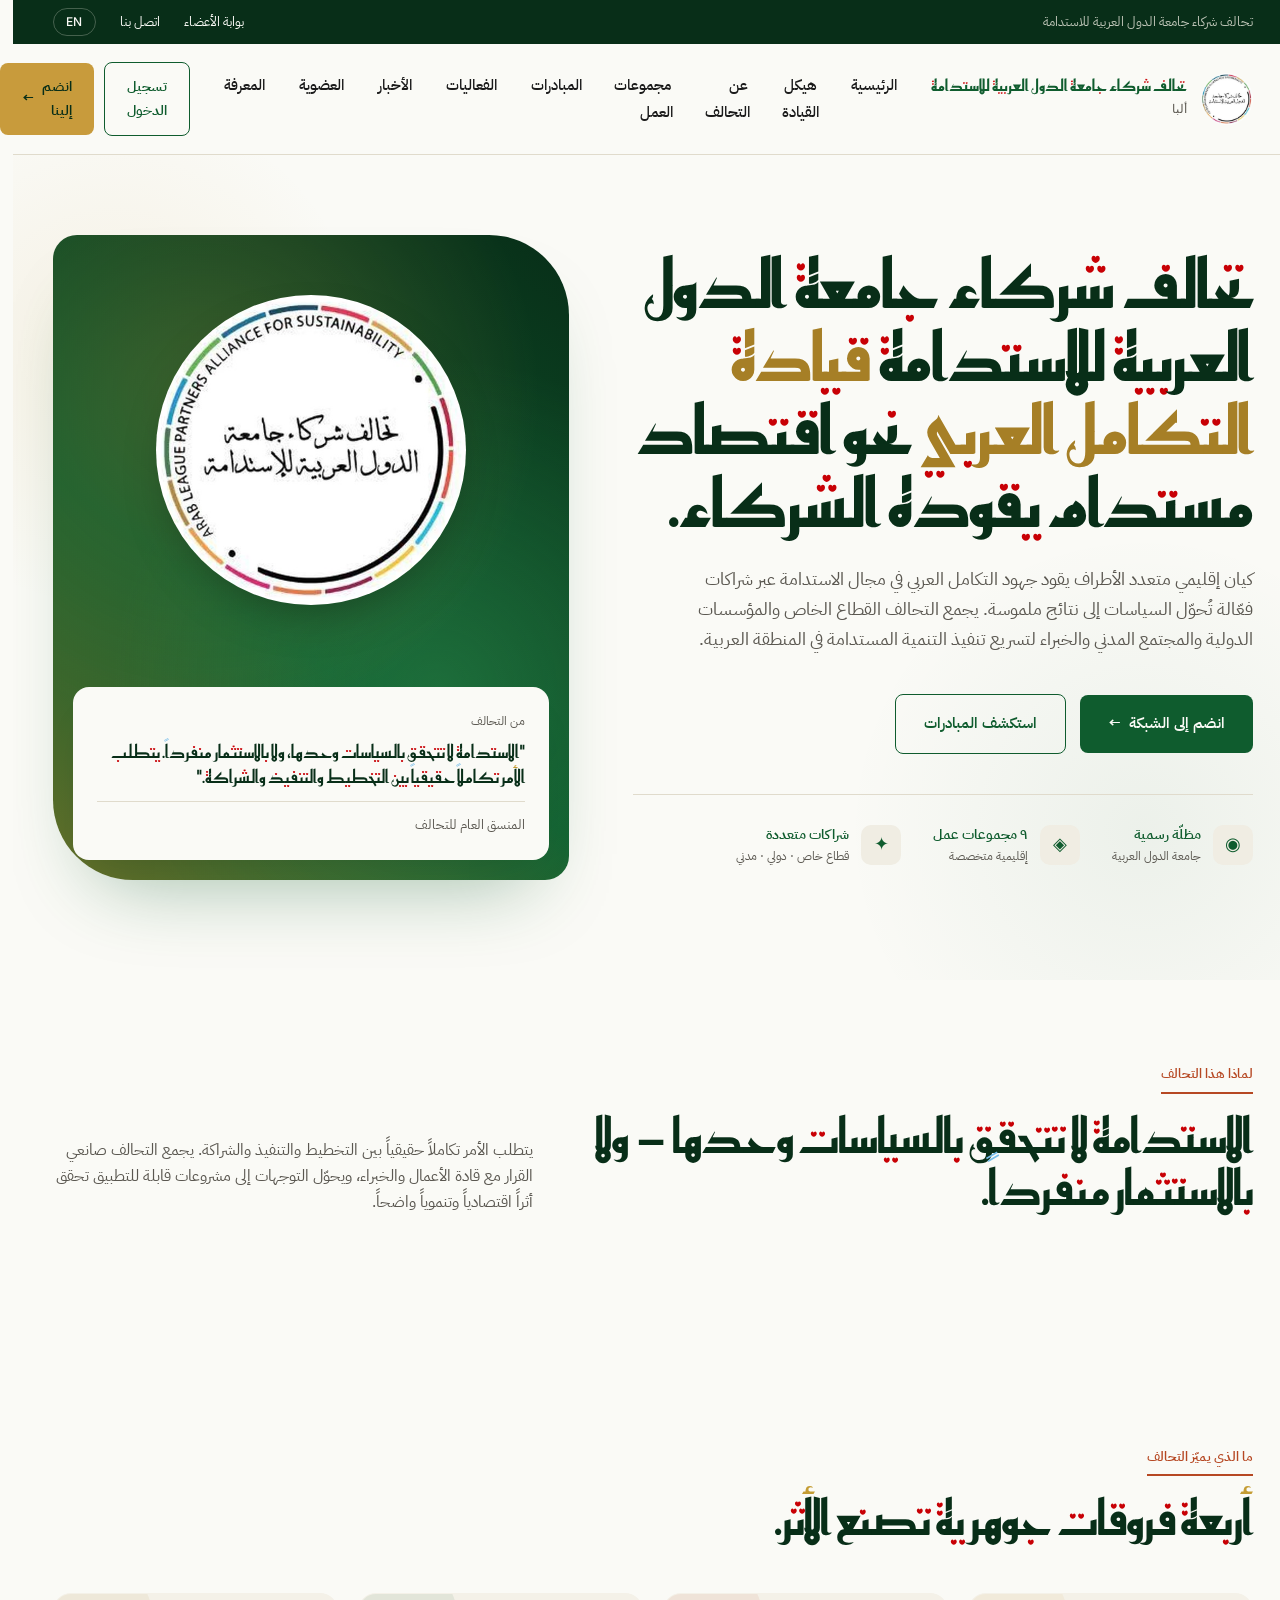
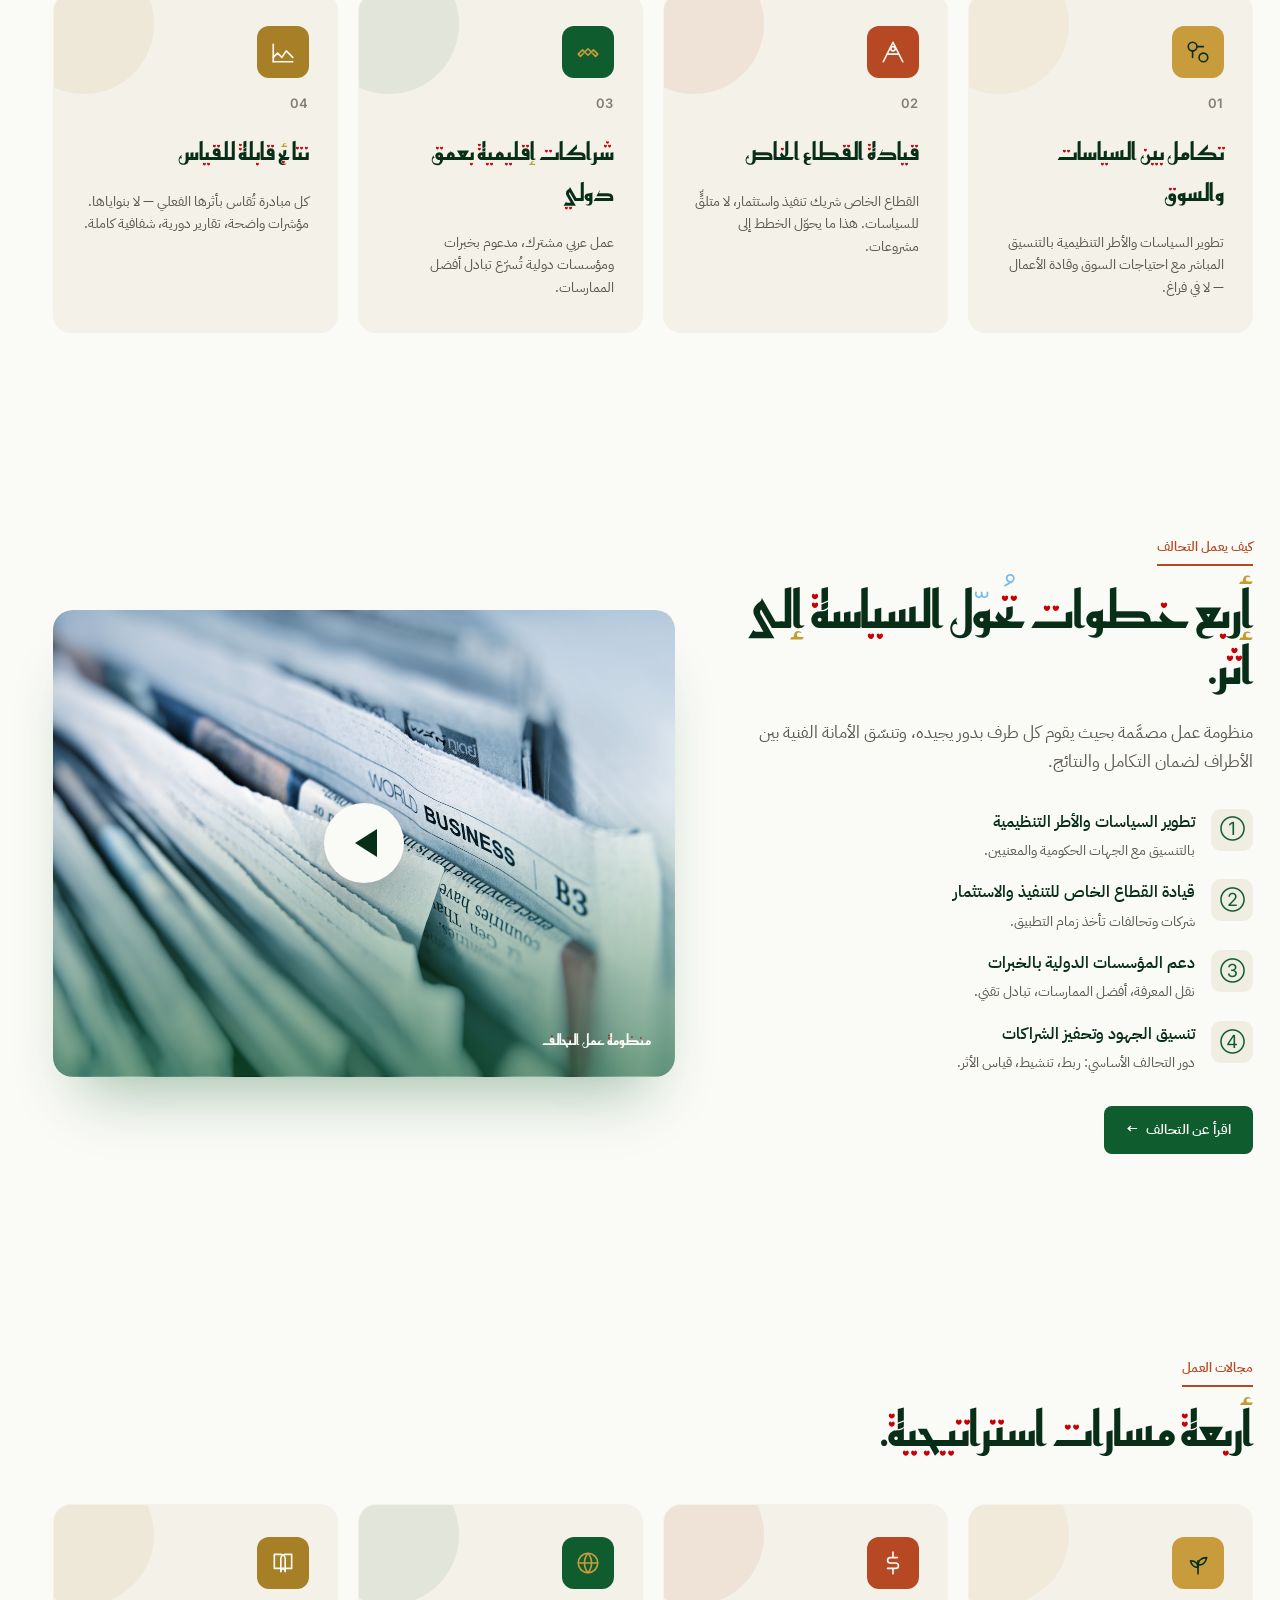
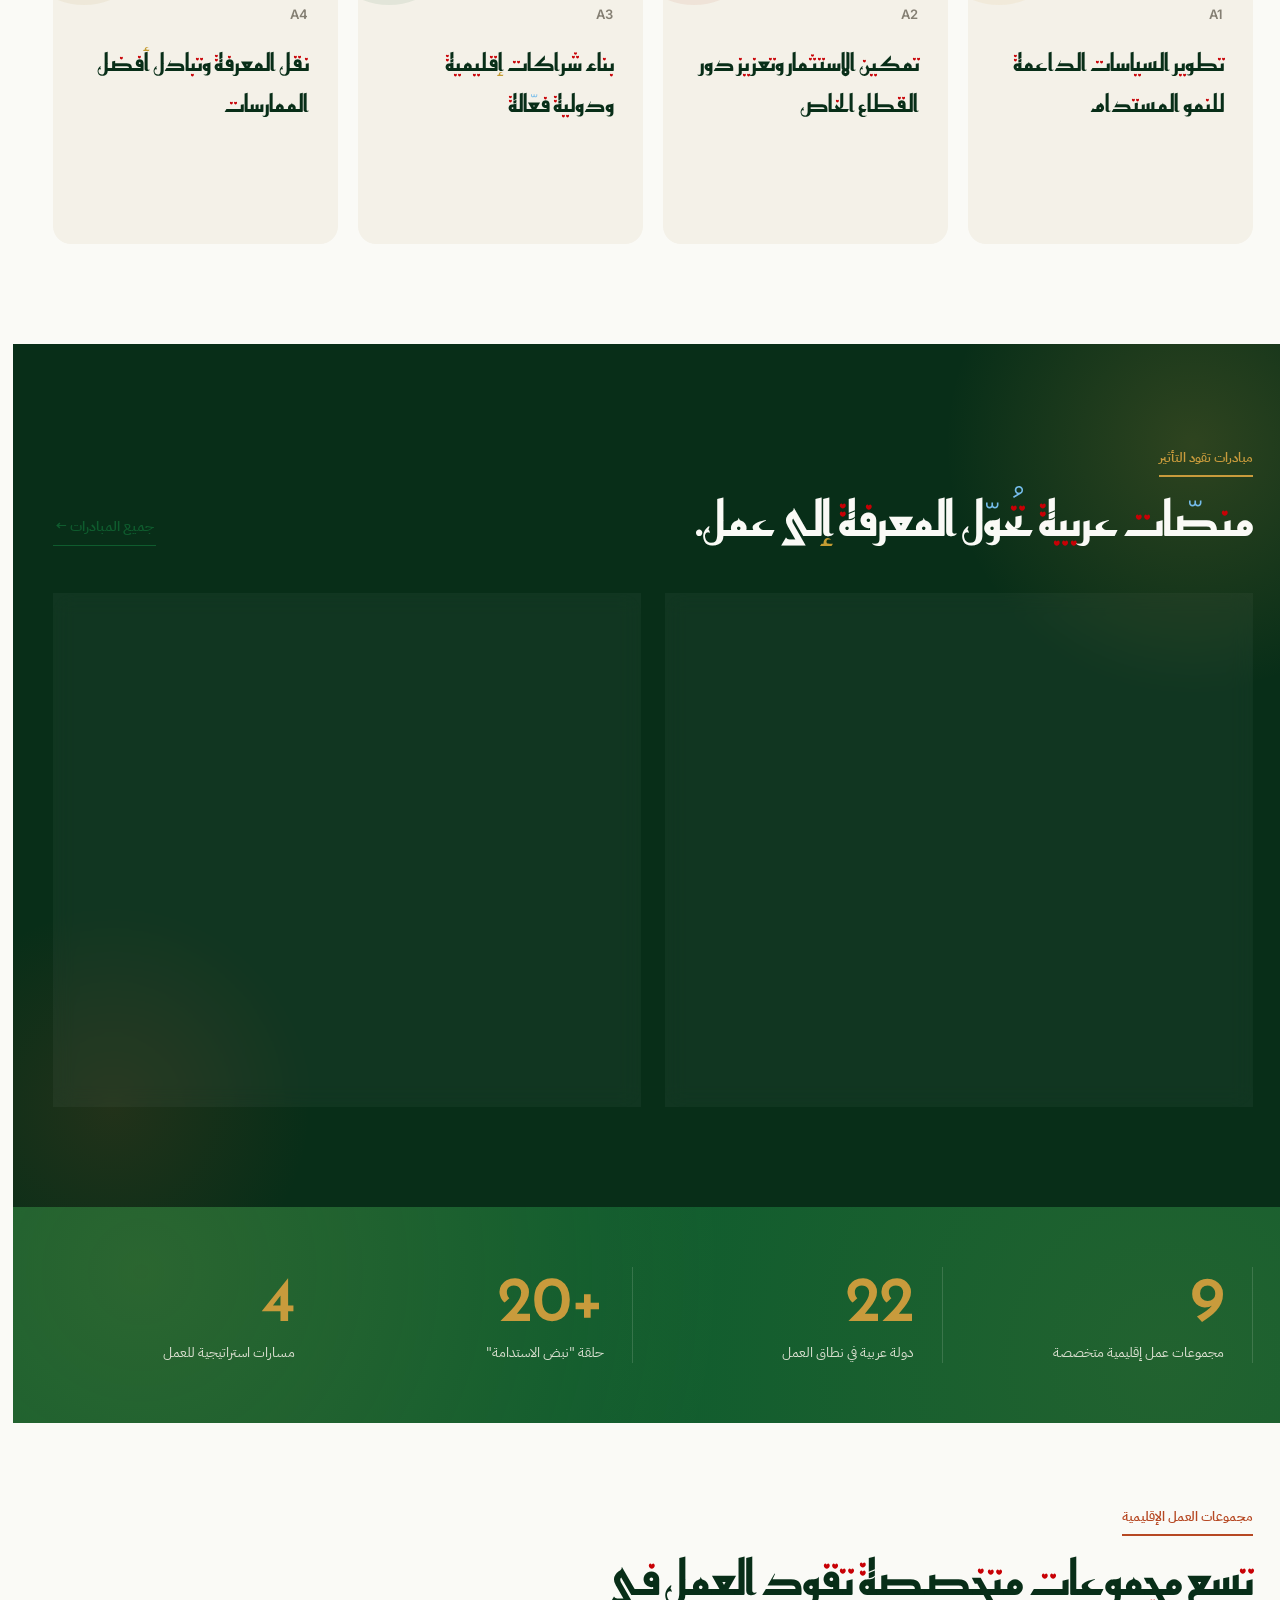
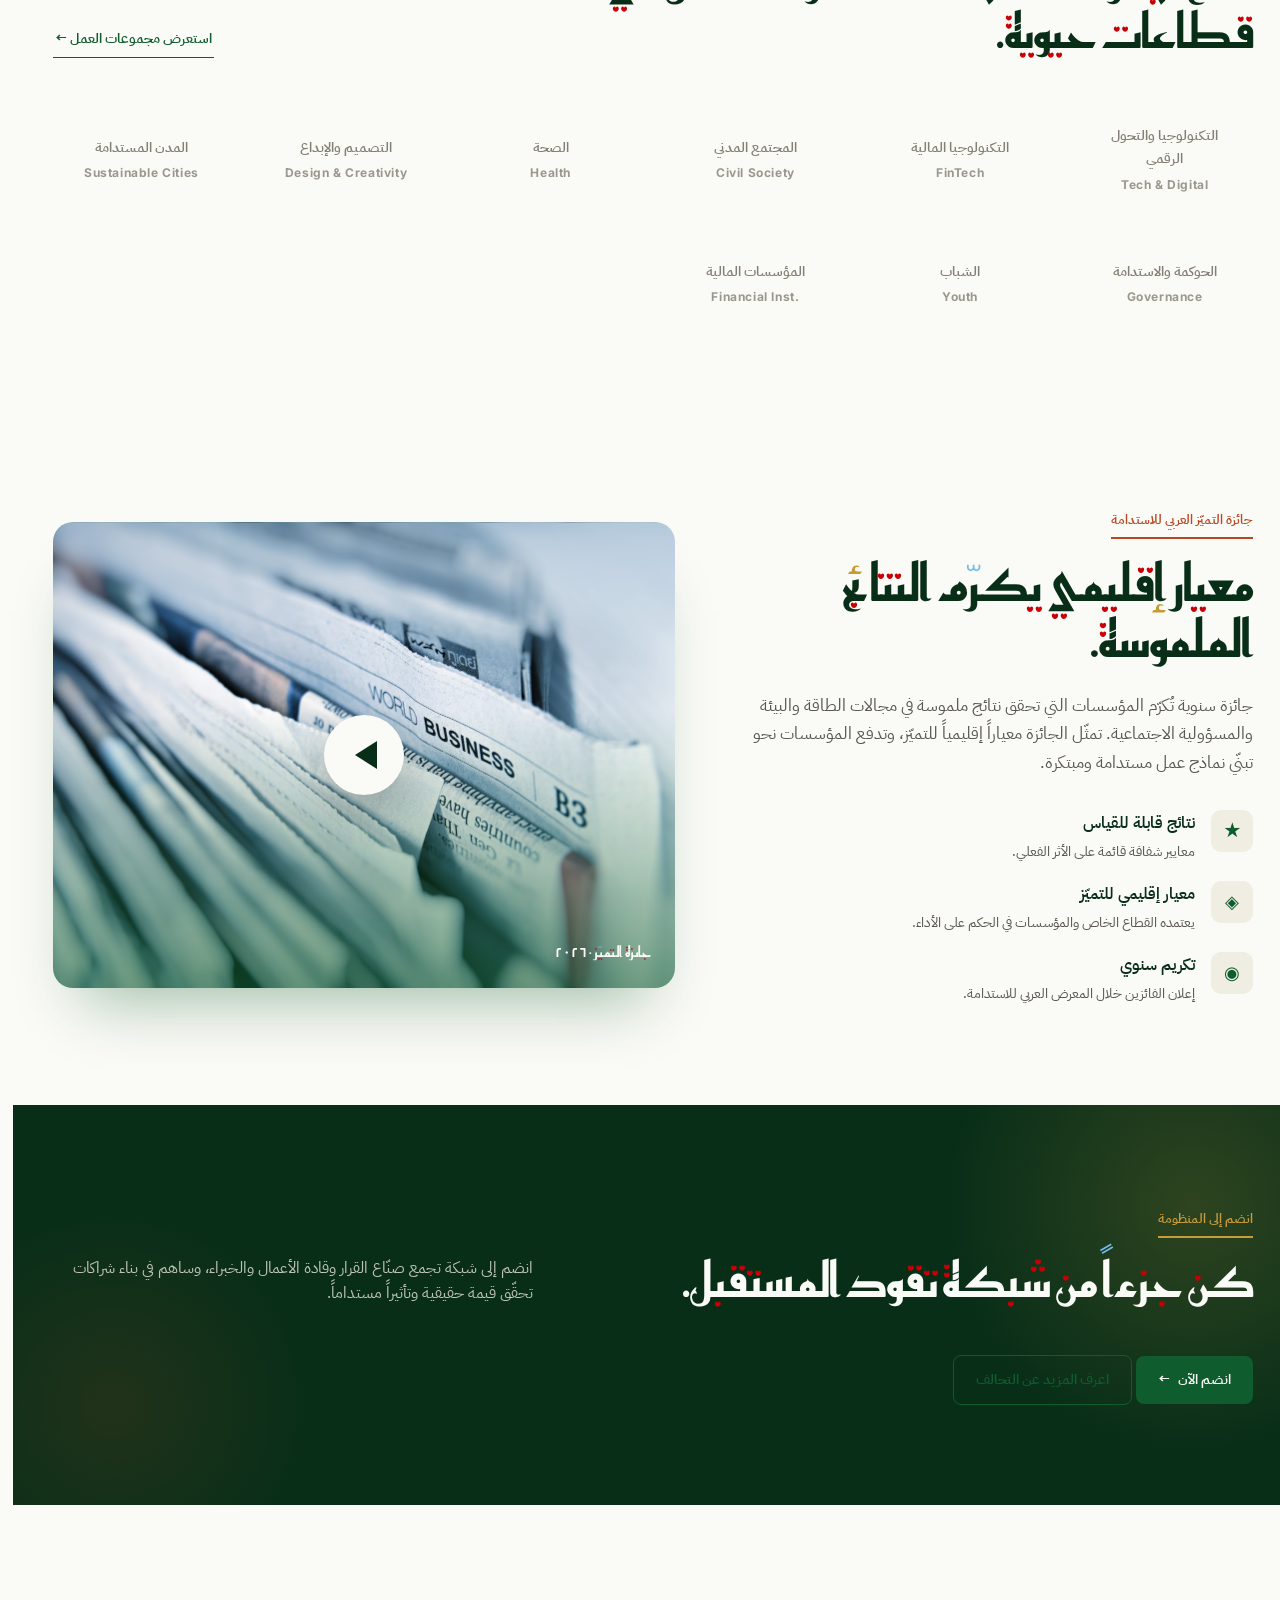
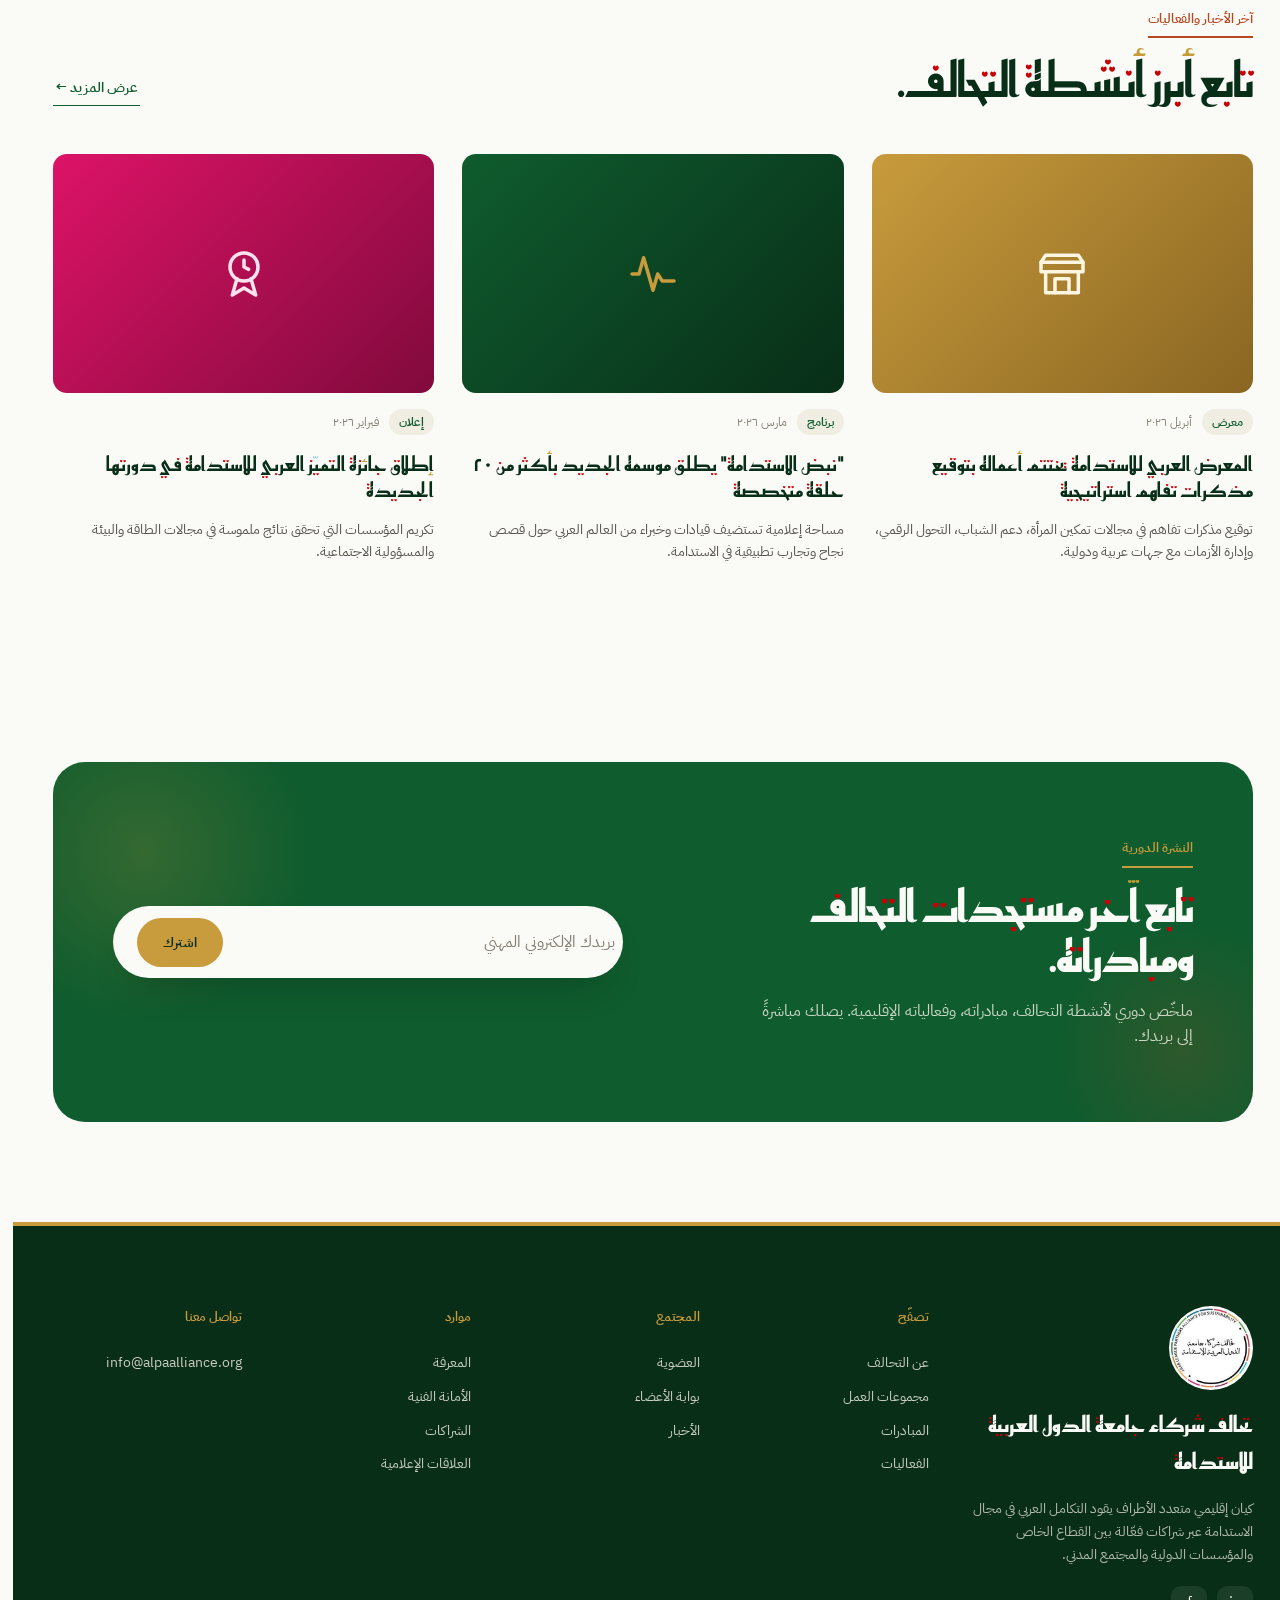
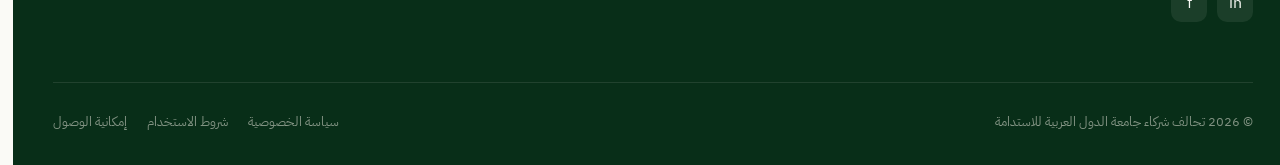
<file: alpa.html>
<!DOCTYPE html>
<html lang="ar" dir="rtl">
<head>
<meta charset="UTF-8">
<meta name="viewport" content="width=device-width, initial-scale=1.0">
<title>تحالف شركاء جامعة الدول العربية للاستدامة (ألبا)</title>
<meta name="description" content="كيان إقليمي متعدد الأطراف يقود التكامل العربي في الاستدامة عبر شراكات فعّالة.">
<meta property="og:title" content="تحالف شركاء جامعة الدول العربية للاستدامة (ألبا)">
<meta property="og:description" content="كيان إقليمي متعدد الأطراف يقود التكامل العربي في الاستدامة عبر شراكات فعّالة.">
<meta property="og:type" content="website">
<link rel="alternate" hreflang="en" href="/en">
<link rel="icon" type="image/jpeg" href="/assets/alpa.jpeg">
<link rel="apple-touch-icon" href="/assets/alpa.jpeg">
<link rel="preconnect" href="https://fonts.googleapis.com">
<link rel="preconnect" href="https://fonts.gstatic.com" crossorigin>
<link href="https://fonts.googleapis.com/css2?family=IBM+Plex+Sans+Arabic:wght@300;400;500;600;700&family=Reem+Kufi+Fun:wght@400;500;600;700&family=Inter:wght@400;500;600;700&display=swap" rel="stylesheet">
<link rel="stylesheet" href="/assets/style.css">

</head>
<body>

<div class="utility">
  <div class="wrap">
    <div class="left">
      <span>تحالف شركاء جامعة الدول العربية للاستدامة</span>
    </div>
    <div class="right">
      <a href="#">بوابة الأعضاء</a>
      <a href="#">اتصل بنا</a>
      <a href="/en" class="lang-toggle" hreflang="en"><span class="latin">EN</span></a>
    </div>
  </div>
</div>


<header class="main">
  <div class="wrap">
    <a href="/" class="logo">
      <div class="logo-mark"></div>
      <div class="logo-text">
        <div class="line1">تحالف شركاء جامعة الدول العربية للاستدامة</div>
        <div class="line2 latin" style="direction:ltr">ألبا</div>
      </div>
    </a>
    <nav class="primary">
      <ul>
        <li><a href="/" class=&#34;active&#34;>الرئيسية</a></li>
        <li><a href="/leadership.html">هيكل القيادة</a></li>
        <li><a href="/about" >عن التحالف</a></li>
        <li><a href="/working-groups" >مجموعات العمل</a></li>
        <li><a href="/initiatives" >المبادرات</a></li>
        <li><a href="/events" >الفعاليات</a></li>
        <li><a href="/news" >الأخبار</a></li>
        <li><a href="/membership" >العضوية</a></li>
        <li><a href="/knowledge" >المعرفة</a></li>
      </ul>
    </nav>
    <div class="header-cta">
      <a href="/login" class="btn btn-ghost">تسجيل الدخول</a>
      <a href="/membership" class="btn btn-gold">انضم إلينا <span class="arr">←</span></a>
    </div>
  </div>
</header>



<!-- HERO -->
<section class="hero">
  <div class="wrap">
    <div class="hero-grid">
      <div class="hero-text">
        <h1>تحالف شركاء جامعة الدول العربية للاستدامة <span class="gold">قيادة التكامل العربي</span> نحو اقتصاد مستدام يقوده الشركاء.</h1>
        <p class="sub">كيان إقليمي متعدد الأطراف يقود جهود التكامل العربي في مجال الاستدامة عبر شراكات فعّالة تُحوّل السياسات إلى نتائج ملموسة. يجمع التحالف القطاع الخاص والمؤسسات الدولية والمجتمع المدني والخبراء لتسريع تنفيذ التنمية المستدامة في المنطقة العربية.</p>
        <div class="cta-row">
          <a href="/membership" class="btn btn-primary">انضم إلى الشبكة <span class="arr">←</span></a>
          <a href="/initiatives" class="btn btn-ghost">استكشف المبادرات</a>
        </div>
        <div class="badges">
          <div class="badge-item">
            <div class="icon">◉</div>
            <div>
              <div class="t1">مظلّة رسمية</div>
              <div class="t2">جامعة الدول العربية</div>
            </div>
          </div>
          <div class="badge-item">
            <div class="icon">◈</div>
            <div>
              <div class="t1">٩ مجموعات عمل</div>
              <div class="t2">إقليمية متخصصة</div>
            </div>
          </div>
          <div class="badge-item">
            <div class="icon">✦</div>
            <div>
              <div class="t1">شراكات متعددة</div>
              <div class="t2">قطاع خاص · دولي · مدني</div>
            </div>
          </div>
        </div>
      </div>
      <div class="hero-visual">
        <div class="hero-logo" role="img" aria-label="تحالف ألبا"></div>
        <div class="overlay">
          <div class="label">من التحالف</div>
          <div class="quote">"الاستدامة لا تتحقق بالسياسات وحدها، ولا بالاستثمار منفرداً. يتطلب الأمر تكاملاً حقيقياً بين التخطيط والتنفيذ والشراكة."</div>
          <div class="who">المنسق العام للتحالف</div>
        </div>
      </div>
    </div>
  </div>
</section>

<!-- WHY -->
<section class="content-block" id="why">
  <div class="wrap">
    <div class="sec-head">
      <div>
        <div class="eyebrow">لماذا هذا التحالف</div>
        <h2>الاستدامة لا تتحقق بالسياسات وحدها — ولا بالاستثمار منفرداً.</h2>
      </div>
      <p class="desc">يتطلب الأمر تكاملاً حقيقياً بين التخطيط والتنفيذ والشراكة. يجمع التحالف صانعي القرار مع قادة الأعمال والخبراء، ويحوّل التوجهات إلى مشروعات قابلة للتطبيق تحقق أثراً اقتصادياً وتنموياً واضحاً.</p>
    </div>
  </div>
</section>

<!-- WHAT MAKES IT DIFFERENT -->
<section class="pillars" id="differentiators">
  <div class="wrap">
    <div class="sec-head">
      <div>
        <div class="eyebrow">ما الذي يميّز التحالف</div>
        <h2>أربعة فروقات جوهرية تصنع الأثر.</h2>
      </div>
    </div>
    <div class="pillar-grid">
      <div class="pillar c1">
        <div class="pill-icon">
<svg xmlns="http://www.w3.org/2000/svg" width="28" height="28" viewBox="0 0 24 24" fill="none" stroke="currentColor" stroke-width="1.5" stroke-linecap="round" stroke-linejoin="round" class="" aria-hidden="true"><circle cx="7" cy="7" r="4"/><circle cx="17" cy="17" r="4"/><path d="M11 7h6M7 11v6"/></svg>
</div>
        <div class="pill-num">01</div>
        <h3>تكامل بين السياسات والسوق</h3>
        <p>تطوير السياسات والأطر التنظيمية بالتنسيق المباشر مع احتياجات السوق وقادة الأعمال — لا في فراغ.</p>
      </div>
      <div class="pillar c2">
        <div class="pill-icon">
<svg xmlns="http://www.w3.org/2000/svg" width="28" height="28" viewBox="0 0 24 24" fill="none" stroke="currentColor" stroke-width="1.5" stroke-linecap="round" stroke-linejoin="round" class="" aria-hidden="true"><path d="M3 21l9-18 9 18"/><path d="M7 14h10"/><circle cx="12" cy="9" r="2"/></svg>
</div>
        <div class="pill-num">02</div>
        <h3>قيادة القطاع الخاص</h3>
        <p>القطاع الخاص شريك تنفيذ واستثمار، لا متلقٍّ للسياسات. هذا ما يحوّل الخطط إلى مشروعات.</p>
      </div>
      <div class="pillar c3">
        <div class="pill-icon">
<svg xmlns="http://www.w3.org/2000/svg" width="28" height="28" viewBox="0 0 24 24" fill="none" stroke="currentColor" stroke-width="1.5" stroke-linecap="round" stroke-linejoin="round" class="" aria-hidden="true"><path d="M9 12l-2-2-4 4 2 2 4-4z"/><path d="M15 12l2-2 4 4-2 2-4-4z"/><path d="M9 12l3-3 3 3-3 3z"/></svg>
</div>
        <div class="pill-num">03</div>
        <h3>شراكات إقليمية بعمق دولي</h3>
        <p>عمل عربي مشترك، مدعوم بخبرات ومؤسسات دولية تُسرّع تبادل أفضل الممارسات.</p>
      </div>
      <div class="pillar c4">
        <div class="pill-icon">
<svg xmlns="http://www.w3.org/2000/svg" width="28" height="28" viewBox="0 0 24 24" fill="none" stroke="currentColor" stroke-width="1.5" stroke-linecap="round" stroke-linejoin="round" class="" aria-hidden="true"><path d="M3 17l4-4 4 4 4-6 6 6"/><path d="M3 21h18"/><path d="M3 5v16"/></svg>
</div>
        <div class="pill-num">04</div>
        <h3>نتائج قابلة للقياس</h3>
        <p>كل مبادرة تُقاس بأثرها الفعلي — لا بنواياها. مؤشرات واضحة، تقارير دورية، شفافية كاملة.</p>
      </div>
    </div>
  </div>
</section>

<!-- HOW IT WORKS -->
<section class="vision" id="how">
  <div class="wrap">
    <div class="vision-grid">
      <div class="text">
        <div class="eyebrow">كيف يعمل التحالف</div>
        <h2>أربع خطوات تُحوّل السياسة إلى أثر.</h2>
        <p>منظومة عمل مصمَّمة بحيث يقوم كل طرف بدور يجيده، وتنسّق الأمانة الفنية بين الأطراف لضمان التكامل والنتائج.</p>
        <div class="highlights">
          <div class="highlight">
            <div class="ico">①</div>
            <div>
              <div class="t1">تطوير السياسات والأطر التنظيمية</div>
              <div class="t2">بالتنسيق مع الجهات الحكومية والمعنيين.</div>
            </div>
          </div>
          <div class="highlight">
            <div class="ico">②</div>
            <div>
              <div class="t1">قيادة القطاع الخاص للتنفيذ والاستثمار</div>
              <div class="t2">شركات وتحالفات تأخذ زمام التطبيق.</div>
            </div>
          </div>
          <div class="highlight">
            <div class="ico">③</div>
            <div>
              <div class="t1">دعم المؤسسات الدولية بالخبرات</div>
              <div class="t2">نقل المعرفة، أفضل الممارسات، تبادل تقني.</div>
            </div>
          </div>
          <div class="highlight">
            <div class="ico">④</div>
            <div>
              <div class="t1">تنسيق الجهود وتحفيز الشراكات</div>
              <div class="t2">دور التحالف الأساسي: ربط، تنشيط، قياس الأثر.</div>
            </div>
          </div>
        </div>
        <div class="btn-row">
          <a href="/about" class="btn btn-primary">اقرأ عن التحالف <span class="arr">←</span></a>
        </div>
      </div>
      <div class="media">
        <div class="play"></div>
        <div class="caption">منظومة عمل التحالف</div>
      </div>
    </div>
  </div>
</section>

<!-- AREAS OF WORK -->
<section class="pillars" id="areas">
  <div class="wrap">
    <div class="sec-head">
      <div>
        <div class="eyebrow">مجالات العمل</div>
        <h2>أربعة مسارات استراتيجية.</h2>
      </div>
    </div>
    <div class="pillar-grid">
      <div class="pillar c1">
        <div class="pill-icon">
<svg xmlns="http://www.w3.org/2000/svg" width="28" height="28" viewBox="0 0 24 24" fill="none" stroke="currentColor" stroke-width="1.5" stroke-linecap="round" stroke-linejoin="round" class="" aria-hidden="true"><path d="M12 22V10"/><path d="M12 14c0-4 3-7 8-7-1 5-4 7-8 7z"/><path d="M12 16c0-3-2-6-7-6 1 4 4 6 7 6z"/></svg>
</div>
        <div class="pill-num">A1</div>
        <h3>تطوير السياسات الداعمة للنمو المستدام</h3>
      </div>
      <div class="pillar c2">
        <div class="pill-icon">
<svg xmlns="http://www.w3.org/2000/svg" width="28" height="28" viewBox="0 0 24 24" fill="none" stroke="currentColor" stroke-width="1.5" stroke-linecap="round" stroke-linejoin="round" class="" aria-hidden="true"><path d="M12 2v4M12 18v4"/><path d="M16 7H9.5a2.5 2.5 0 0 0 0 5h5a2.5 2.5 0 0 1 0 5H7"/></svg>
</div>
        <div class="pill-num">A2</div>
        <h3>تمكين الاستثمار وتعزيز دور القطاع الخاص</h3>
      </div>
      <div class="pillar c3">
        <div class="pill-icon">
<svg xmlns="http://www.w3.org/2000/svg" width="28" height="28" viewBox="0 0 24 24" fill="none" stroke="currentColor" stroke-width="1.5" stroke-linecap="round" stroke-linejoin="round" class="" aria-hidden="true"><circle cx="12" cy="12" r="9"/><path d="M3 12h18M12 3a14 14 0 0 1 0 18A14 14 0 0 1 12 3z"/></svg>
</div>
        <div class="pill-num">A3</div>
        <h3>بناء شراكات إقليمية ودولية فعّالة</h3>
      </div>
      <div class="pillar c4">
        <div class="pill-icon">
<svg xmlns="http://www.w3.org/2000/svg" width="28" height="28" viewBox="0 0 24 24" fill="none" stroke="currentColor" stroke-width="1.5" stroke-linecap="round" stroke-linejoin="round" class="" aria-hidden="true"><path d="M4 4h6a4 4 0 0 1 4 4v12a3 3 0 0 0-3-3H4z"/><path d="M20 4h-6a4 4 0 0 0-4 4v12a3 3 0 0 1 3-3h7z"/></svg>
</div>
        <div class="pill-num">A4</div>
        <h3>نقل المعرفة وتبادل أفضل الممارسات</h3>
      </div>
    </div>
  </div>
</section>

<!-- INITIATIVES TEASER -->
<section class="join-dual" id="initiatives-teaser">
  <div class="wrap">
    <div class="sec-head">
      <div>
        <div class="eyebrow">مبادرات تقود التأثير</div>
        <h2>منصّات عربية تُحوّل المعرفة إلى عمل.</h2>
      </div>
      <a href="/initiatives" class="btn-text">جميع المبادرات ←</a>
    </div>
    <div class="join-cards">
      <div class="join-card">
        <div class="icon-lg">
<svg xmlns="http://www.w3.org/2000/svg" width="28" height="28" viewBox="0 0 24 24" fill="none" stroke="currentColor" stroke-width="1.5" stroke-linecap="round" stroke-linejoin="round" class="" aria-hidden="true"><path d="M3 12h3l2-7 4 14 2-7 2 3h5"/></svg>
</div>
        <h3>نبض الاستدامة</h3>
        <p>برنامج إعلامي يعرض تجارب واقعية وقصص نجاح في الاستدامة، ويستضيف نخبة من القيادات والخبراء في العالم العربي عبر أكثر من ٢٠ حلقة.</p>
        <ul>
          <li>قصص نجاح إقليمية</li>
          <li>حوارات مع صانعي القرار</li>
          <li>تجارب تطبيقية</li>
        </ul>
        <a href="/initiatives#pulse" class="btn btn-gold">شاهد الحلقات <span class="arr">←</span></a>
      </div>
      <div class="join-card">
        <div class="icon-lg">
<svg xmlns="http://www.w3.org/2000/svg" width="28" height="28" viewBox="0 0 24 24" fill="none" stroke="currentColor" stroke-width="1.5" stroke-linecap="round" stroke-linejoin="round" class="" aria-hidden="true"><path d="M3 7h18v4H3z"/><path d="M5 11v9h14v-9"/><path d="M9 20v-6h6v6"/><path d="M3 7l2-3h14l2 3"/></svg>
</div>
        <h3>المعرض العربي للاستدامة</h3>
        <p>أوّل معرض عربي متخصص في عرض الحلول والمبادرات المستدامة، نقطة التقاء رئيسية بين الأطراف المعنية والمستثمرين. شهد توقيع مذكرات تفاهم استراتيجية في تمكين المرأة، دعم الشباب، التحول الرقمي، وإدارة الأزمات.</p>
        <ul>
          <li>حلول وابتكارات مستدامة</li>
          <li>مذكرات تفاهم وفرص استثمار</li>
          <li>شراكات عربية ودولية</li>
        </ul>
        <a href="/initiatives#expo" class="btn btn-gold">عن المعرض <span class="arr">←</span></a>
      </div>
    </div>
  </div>
</section>

<!-- NUMBERS -->
<section class="stats">
  <div class="wrap">
    <div class="stats-grid">
      <div class="stat-cell">
        <div class="val mono-num">9</div>
        <div class="label">مجموعات عمل إقليمية متخصصة</div>
      </div>
      <div class="stat-cell">
        <div class="val mono-num">22</div>
        <div class="label">دولة عربية في نطاق العمل</div>
      </div>
      <div class="stat-cell">
        <div class="val mono-num">20+</div>
        <div class="label">حلقة "نبض الاستدامة"</div>
      </div>
      <div class="stat-cell">
        <div class="val mono-num">4</div>
        <div class="label">مسارات استراتيجية للعمل</div>
      </div>
    </div>
  </div>
</section>

<!-- WORKING GROUPS LINK -->
<section class="content-block" id="groups">
  <div class="wrap">
    <div class="sec-head">
      <div>
        <div class="eyebrow">مجموعات العمل الإقليمية</div>
        <h2>تسع مجموعات متخصصة تقود العمل في قطاعات حيوية.</h2>
      </div>
      <a href="/working-groups" class="btn-text">استعرض مجموعات العمل ←</a>
    </div>
    <div class="logos-row">
      <div class="org-logo">التكنولوجيا والتحول الرقمي<span class="latin">Tech &amp; Digital</span></div>
      <div class="org-logo">التكنولوجيا المالية<span class="latin">FinTech</span></div>
      <div class="org-logo">المجتمع المدني<span class="latin">Civil Society</span></div>
      <div class="org-logo">الصحة<span class="latin">Health</span></div>
      <div class="org-logo">التصميم والإبداع<span class="latin">Design &amp; Creativity</span></div>
      <div class="org-logo">المدن المستدامة<span class="latin">Sustainable Cities</span></div>
      <div class="org-logo">الحوكمة والاستدامة<span class="latin">Governance</span></div>
      <div class="org-logo">الشباب<span class="latin">Youth</span></div>
      <div class="org-logo">المؤسسات المالية<span class="latin">Financial Inst.</span></div>
    </div>
  </div>
</section>

<!-- AWARD -->
<section class="vision" id="award">
  <div class="wrap">
    <div class="vision-grid">
      <div class="text">
        <div class="eyebrow">جائزة التميّز العربي للاستدامة</div>
        <h2>معيار إقليمي يكرّم النتائج الملموسة.</h2>
        <p>جائزة سنوية تُكرّم المؤسسات التي تحقق نتائج ملموسة في مجالات الطاقة والبيئة والمسؤولية الاجتماعية. تمثّل الجائزة معياراً إقليمياً للتميّز، وتدفع المؤسسات نحو تبنّي نماذج عمل مستدامة ومبتكرة.</p>
        <div class="highlights">
          <div class="highlight">
            <div class="ico">★</div>
            <div>
              <div class="t1">نتائج قابلة للقياس</div>
              <div class="t2">معايير شفافة قائمة على الأثر الفعلي.</div>
            </div>
          </div>
          <div class="highlight">
            <div class="ico">◈</div>
            <div>
              <div class="t1">معيار إقليمي للتميّز</div>
              <div class="t2">يعتمده القطاع الخاص والمؤسسات في الحكم على الأداء.</div>
            </div>
          </div>
          <div class="highlight">
            <div class="ico">◉</div>
            <div>
              <div class="t1">تكريم سنوي</div>
              <div class="t2">إعلان الفائزين خلال المعرض العربي للاستدامة.</div>
            </div>
          </div>
        </div>
      </div>
      <div class="media">
        <div class="play"></div>
        <div class="caption">جائزة التميّز · ٢٠٢٦</div>
      </div>
    </div>
  </div>
</section>

<!-- JOIN CTA -->
<section class="join-dual" id="join">
  <div class="wrap">
    <div class="sec-head">
      <div>
        <div class="eyebrow">انضم إلى المنظومة</div>
        <h2>كن جزءاً من شبكة تقود المستقبل.</h2>
      </div>
      <p class="desc">انضم إلى شبكة تجمع صنّاع القرار وقادة الأعمال والخبراء، وساهم في بناء شراكات تحقّق قيمة حقيقية وتأثيراً مستداماً.</p>
    </div>
    <div class="cta-row" style="justify-content: center;">
      <a href="/membership" class="btn btn-primary">انضم الآن <span class="arr">←</span></a>
      <a href="/about" class="btn btn-ghost">اعرف المزيد عن التحالف</a>
    </div>
  </div>
</section>

<!-- NEWS -->
<section class="news" id="news">
  <div class="wrap">
    <div class="sec-head">
      <div>
        <div class="eyebrow">آخر الأخبار والفعاليات</div>
        <h2>تابع أبرز أنشطة التحالف.</h2>
      </div>
      <a href="/news" class="btn-text">عرض المزيد ←</a>
    </div>
    <div class="news-grid">
      <article class="news-card">
        <div class="thumb n1">
<svg xmlns="http://www.w3.org/2000/svg" width="28" height="28" viewBox="0 0 24 24" fill="none" stroke="currentColor" stroke-width="1.5" stroke-linecap="round" stroke-linejoin="round" class="" aria-hidden="true"><path d="M3 7h18v4H3z"/><path d="M5 11v9h14v-9"/><path d="M9 20v-6h6v6"/><path d="M3 7l2-3h14l2 3"/></svg>
</div>
        <div class="meta">
          <span class="tag">معرض</span>
          <span>أبريل ٢٠٢٦</span>
        </div>
        <h3>المعرض العربي للاستدامة يختتم أعماله بتوقيع مذكرات تفاهم استراتيجية</h3>
        <p>توقيع مذكرات تفاهم في مجالات تمكين المرأة، دعم الشباب، التحول الرقمي، وإدارة الأزمات مع جهات عربية ودولية.</p>
      </article>
      <article class="news-card">
        <div class="thumb n2">
<svg xmlns="http://www.w3.org/2000/svg" width="28" height="28" viewBox="0 0 24 24" fill="none" stroke="currentColor" stroke-width="1.5" stroke-linecap="round" stroke-linejoin="round" class="" aria-hidden="true"><path d="M3 12h3l2-7 4 14 2-7 2 3h5"/></svg>
</div>
        <div class="meta">
          <span class="tag">برنامج</span>
          <span>مارس ٢٠٢٦</span>
        </div>
        <h3>"نبض الاستدامة" يطلق موسمه الجديد بأكثر من ٢٠ حلقة متخصصة</h3>
        <p>مساحة إعلامية تستضيف قيادات وخبراء من العالم العربي حول قصص نجاح وتجارب تطبيقية في الاستدامة.</p>
      </article>
      <article class="news-card">
        <div class="thumb n3">
<svg xmlns="http://www.w3.org/2000/svg" width="28" height="28" viewBox="0 0 24 24" fill="none" stroke="currentColor" stroke-width="1.5" stroke-linecap="round" stroke-linejoin="round" class="" aria-hidden="true"><circle cx="12" cy="9" r="6"/><path d="M9 14l-2 7 5-3 5 3-2-7"/><path d="M12 6v3l2 1"/></svg>
</div>
        <div class="meta">
          <span class="tag">إعلان</span>
          <span>فبراير ٢٠٢٦</span>
        </div>
        <h3>إطلاق جائزة التميّز العربي للاستدامة في دورتها الجديدة</h3>
        <p>تكريم المؤسسات التي تحقق نتائج ملموسة في مجالات الطاقة والبيئة والمسؤولية الاجتماعية.</p>
      </article>
    </div>
  </div>
</section>



<section class="newsletter">
  <div class="wrap">
    <div class="newsletter-card">
      <div class="newsletter-text">
        <div class="eyebrow">النشرة الدورية</div>
        <h2>تابع آخر مستجدات التحالف ومبادراته.</h2>
        <p>ملخّص دوري لأنشطة التحالف، مبادراته، وفعالياته الإقليمية. يصلك مباشرةً إلى بريدك.</p>
      </div>
      <form class="newsletter-form">
        <input type="email" placeholder="بريدك الإلكتروني المهني" required>
        <button type="submit">اشترك</button>
      </form>
    </div>
  </div>
</section>



<footer class="site">
  <div class="wrap">
    <div class="foot-grid">
      <div class="foot-brand">
        <div class="foot-logo" role="img" aria-label="ALPA"></div>
        <h3>تحالف شركاء جامعة الدول العربية للاستدامة</h3>
        <p>كيان إقليمي متعدد الأطراف يقود التكامل العربي في مجال الاستدامة عبر شراكات فعّالة بين القطاع الخاص والمؤسسات الدولية والمجتمع المدني.</p>
        <div class="social">
          <a href="https://www.linkedin.com/company/%D8%AA%D8%AD%D8%A7%D9%84%D9%81-%D8%B4%D8%B1%D9%83%D8%A7%D8%A1-%D8%AC%D8%A7%D9%85%D8%B9%D8%A9-%D8%A7%D9%84%D8%AF%D9%88%D9%84-%D8%A7%D9%84%D8%B9%D8%B1%D8%A8%D9%8A%D8%A9-%D9%84%D9%84%D8%A7%D8%B3%D8%AA%D8%AF%D8%A7%D9%85%D8%A9/" aria-label="LinkedIn" target="_blank" rel="noopener">in</a>
          <a href="https://www.facebook.com/share/p/1BAqmdYVNe/?mibextid=wwXIfr" aria-label="Facebook" target="_blank" rel="noopener">f</a>
        </div>
      </div>
      <div>
        <h4>تصفّح</h4>
        <a href="/about">عن التحالف</a>
        <a href="/working-groups">مجموعات العمل</a>
        <a href="/initiatives">المبادرات</a>
        <a href="/events">الفعاليات</a>
      </div>
      <div>
        <h4>المجتمع</h4>
        <a href="/membership">العضوية</a>
        <a href="/login">بوابة الأعضاء</a>
        <a href="/news">الأخبار</a>
      </div>
      <div>
        <h4>موارد</h4>
        <a href="/knowledge">المعرفة</a>
        <a href="#">الأمانة الفنية</a>
        <a href="#">الشراكات</a>
        <a href="#">العلاقات الإعلامية</a>
      </div>
      <div>
        <h4>تواصل معنا</h4>
        <a href="mailto:info@alpaalliance.org">info@alpaalliance.org</a>
      </div>
    </div>
    <div class="foot-bottom">
      <div>© 2026 تحالف شركاء جامعة الدول العربية للاستدامة</div>
      <div class="credits">
        <a href="#">سياسة الخصوصية</a>
        <a href="#">شروط الاستخدام</a>
        <a href="#">إمكانية الوصول</a>
      </div>
    </div>
  </div>
</footer>


<script>
  // Site-wide JS: filter pills, language toggle, newsletter form
  document.querySelectorAll('.pill').forEach(p => p.addEventListener('click', e => {
    const bar = e.target.closest('.filter-bar');
    if (bar) {
      bar.querySelectorAll('.pill').forEach(x => x.classList.remove('active'));
      p.classList.add('active');
    }
  }));

  // Newsletter form: AJAX submit
  const NL_DONE = 'تم ✓';
  const NL_ERR  = 'خطأ';
  document.querySelectorAll('.newsletter-form').forEach(form => {
    form.addEventListener('submit', async e => {
      e.preventDefault();
      const email = form.querySelector('input[type="email"]').value;
      const btn = form.querySelector('button[type="submit"]');
      const orig = btn.textContent;
      btn.textContent = '...';
      try {
        const res = await fetch('/api/newsletter', {
          method: 'POST',
          headers: { 'Content-Type': 'application/json' },
          body: JSON.stringify({ email })
        });
        const data = await res.json();
        if (data.ok) {
          btn.textContent = NL_DONE;
          btn.style.background = 'var(--gold-deep)';
          setTimeout(() => { btn.textContent = orig; btn.style.background = ''; form.reset(); }, 3000);
        } else {
          btn.textContent = NL_ERR;
          setTimeout(() => { btn.textContent = orig; }, 2000);
        }
      } catch (err) {
        btn.textContent = NL_ERR;
        setTimeout(() => { btn.textContent = orig; }, 2000);
      }
    });
  });
</script>


</body>
</html>
</file>
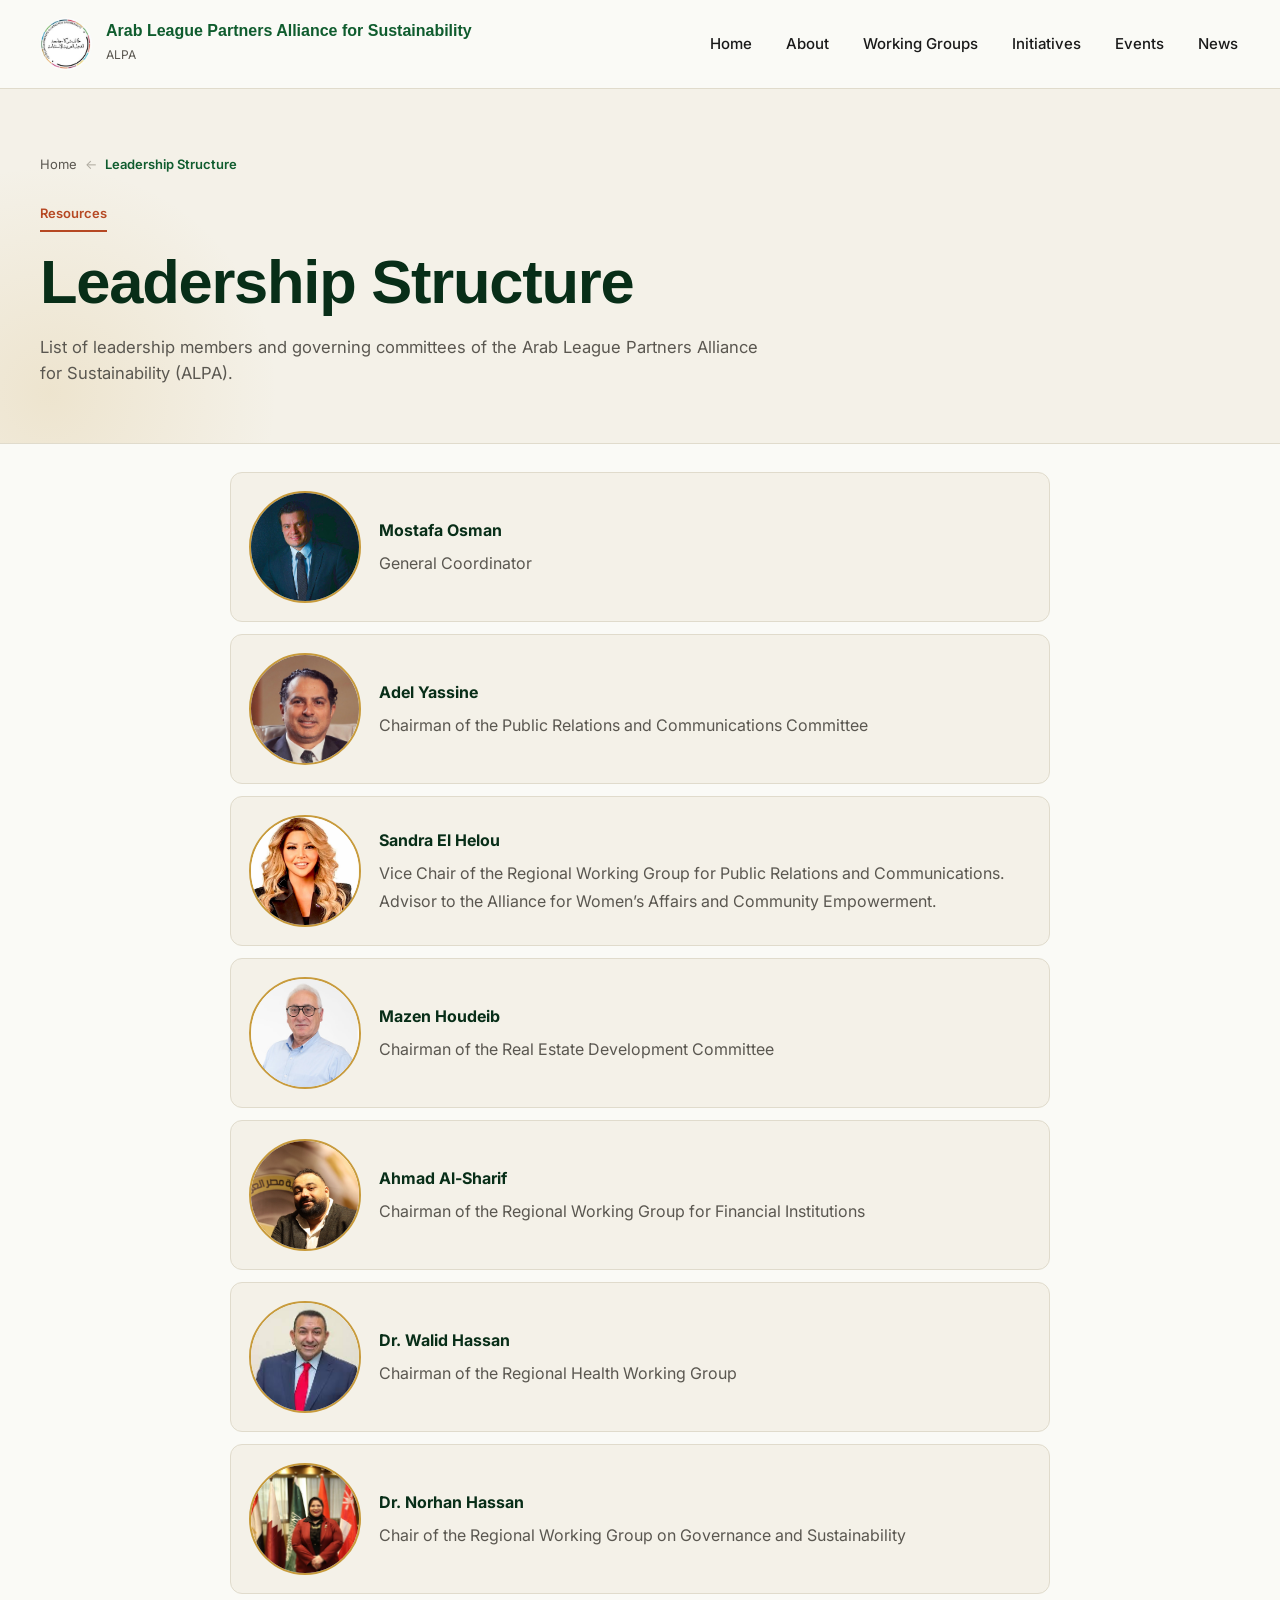
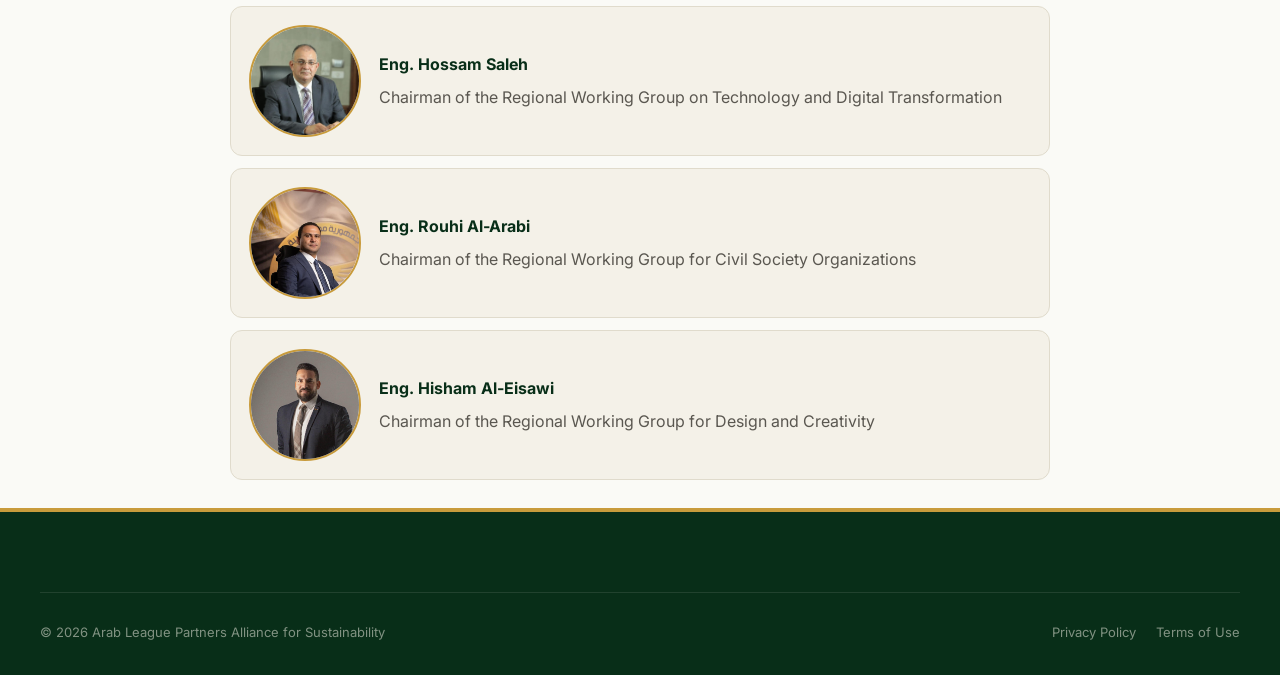
<file: leadership-en.html>
<!DOCTYPE html>
<html lang="en" dir="ltr">
<head>
  <meta charset="utf-8">
  <meta name="viewport" content="width=device-width,initial-scale=1">
  <title>Leadership Structure — ALPA</title>
  <meta name="description" content="Leadership Structure - ALPA (Arab League Partners Alliance for Sustainability)">

  <!-- Use English-site stylesheet as requested -->
    <link rel="preconnect" href="https://fonts.googleapis.com">
    <link rel="preconnect" href="https://fonts.gstatic.com" crossorigin>
    <link href="https://fonts.googleapis.com/css2?family=Inter:wght@400;500;600;700&display=swap" rel="stylesheet">
    <link rel="stylesheet" href="assets/style.css">

  <!-- Page-scoped CSS (kept local to file for easy edits) -->
  <style>
    .page-hero { padding: 56px 0; }
    .leadership-list { max-width: 900px; margin: 28px auto; }
    .leader { background: var(--cream-soft); border-radius: 12px; padding: 18px; margin-bottom: 12px; border: 1px solid var(--rule); display: flex; gap: 18px; align-items: center; }
    /* Match Arabic page but use same top-focused crop so eyes remain visible */
    .leader-photo { width: 112px; height: 112px; object-fit: cover; object-position: 50% 30%; border-radius: 50%; flex-shrink: 0; background: var(--cream); border: 2px solid var(--gold); }
    .leader h4 { margin-bottom: 6px; color: var(--green-deep); font-family: 'Inter', sans-serif; }
    .leader .role { color: var(--ink-soft); }
  </style>

</head>
<body>

  <header class="main">
    <div class="wrap">
      <a href="https://alpaalliance.org/en/" class="logo">
        <div class="logo-mark"></div>
        <div class="logo-text">
          <div class="line1">Arab League Partners Alliance for Sustainability</div>
          <div class="line2 latin" style="direction:ltr">ALPA</div>
        </div>
      </a>
      <nav class="primary">
        <ul>
          <li><a href="https://alpaalliance.org/en/">Home</a></li>
          <li><a href="https://alpaalliance.org/en/about">About</a></li>
          <li><a href="https://alpaalliance.org/en/working-groups">Working Groups</a></li>
          <li><a href="https://alpaalliance.org/en/initiatives">Initiatives</a></li>
          <li><a href="https://alpaalliance.org/en/events">Events</a></li>
          <li><a href="https://alpaalliance.org/en/news">News</a></li>
        </ul>
      </nav>
    </div>
  </header>

  <section class="page-hero">
    <div class="wrap">
      <div class="breadcrumbs"><a href="https://alpaalliance.org/en/">Home</a> <span class="sep">←</span> <span class="current">Leadership Structure</span></div>
      <div class="eyebrow">Resources</div>
      <h1>Leadership Structure</h1>
      <p class="lede">List of leadership members and governing committees of the Arab League Partners Alliance for Sustainability (ALPA).</p>
    </div>
  </section>

  <main class="content-block">
    <div class="wrap leadership-list prose">

      <div class="leader">
        <img class="leader-photo" src="assets/img/image1.jpeg" alt="Mostafa Osman">
        <div>
          <h4>Mostafa Osman</h4>
          <div class="role">General Coordinator</div>
        </div>
      </div>

      <div class="leader">
        <img class="leader-photo" src="assets/img/image2.jpeg" alt="Adel Yassine">
        <div>
          <h4>Adel Yassine</h4>
          <div class="role">Chairman of the Public Relations and Communications Committee</div>
        </div>
      </div>

      <div class="leader">
        <img class="leader-photo" src="assets/img/image3.jpeg" alt="Sandra El Helou" style="object-position:50% 0%;">
        <div>
          <h4>Sandra El Helou</h4>
          <div class="role">Vice Chair of the Regional Working Group for Public Relations and Communications.<br> 
                            Advisor to the Alliance for Women’s Affairs and Community Empowerment.</div>
        </div>
      </div>

      <div class="leader">
        <img class="leader-photo" src="assets/img/image4.png" alt="Mazen Houdeib">
        <div>
          <h4>Mazen Houdeib</h4>
          <div class="role">Chairman of the Real Estate Development Committee</div>
        </div>
      </div>

      <div class="leader">
        <img class="leader-photo" src="assets/img/image5.jpeg" alt="Ahmad Al-Sharif">
        <div>
          <h4>Ahmad Al-Sharif</h4>
          <div class="role">Chairman of the Regional Working Group for Financial Institutions</div>
        </div>
      </div>

      <div class="leader">
        <img class="leader-photo" src="assets/img/image6.jpeg" alt="Dr. Walid Hassan">
        <div>
          <h4>Dr. Walid Hassan</h4>
          <div class="role">Chairman of the Regional Health Working Group</div>
        </div>
      </div>

      <div class="leader">
        <img class="leader-photo" src="assets/img/image7.jpeg" alt="Dr. Norhan Hassan">
        <div>
          <h4>Dr. Norhan Hassan</h4>
          <div class="role">Chair of the Regional Working Group on Governance and Sustainability</div>
        </div>
      </div>

      <div class="leader">
        <img class="leader-photo" src="assets/img/image8.jpeg" alt="Eng. Hossam Saleh">
        <div>
          <h4>Eng. Hossam Saleh</h4>
          <div class="role">Chairman of the Regional Working Group on Technology and Digital Transformation</div>
        </div>
      </div>

      <div class="leader">
        <img class="leader-photo" src="assets/img/image9.jpeg" alt="Eng. Rouhi Al-Arabi">
        <div>
          <h4>Eng. Rouhi Al-Arabi</h4>
          <div class="role">Chairman of the Regional Working Group for Civil Society Organizations</div>
        </div>
      </div>

      <div class="leader">
        <img class="leader-photo" src="assets/img/image10.jpeg" alt="Eng. Hisham Al-Eisawi" style="object-position:50% 0%;">
        <div>
          <h4>Eng. Hisham Al-Eisawi</h4>
          <div class="role">Chairman of the Regional Working Group for Design and Creativity</div>
        </div>
      </div>

    </div>
  </main>

  <footer class="site">
    <div class="wrap">
      <div class="foot-bottom">
        <div>© 2026 Arab League Partners Alliance for Sustainability</div>
        <div class="credits">
          <a href="https://alpaalliance.org/en/privacy">Privacy Policy</a>
          <a href="https://alpaalliance.org/en/terms">Terms of Use</a>
        </div>
      </div>
    </div>
  </footer>

  <!-- === BEGIN CUSTOM PAGE JS === -->
  <script>
    /* === PAGE-LOCAL INTERACTIONS (CUSTOM) === */
    document.addEventListener('click', function (e) {
      const leader = e.target.closest('.leader');
      if (!leader) return;
      leader.classList.toggle('expanded');
    });

    /* === SITE BEHAVIOR (INLINED FROM LIVE SITE) === */
    document.querySelectorAll('.pill').forEach(p => p.addEventListener('click', e => {
      const bar = e.target.closest('.filter-bar');
      if (bar) {
        bar.querySelectorAll('.pill').forEach(x => x.classList.remove('active'));
        p.classList.add('active');
      }
    }));

    (function () {
      const NL_DONE = 'Done ✓';
      const NL_ERR  = 'Error';
      document.querySelectorAll('.newsletter-form').forEach(form => {
        form.addEventListener('submit', async e => {
          e.preventDefault();
          const email = form.querySelector('input[type="email"]').value;
          const btn = form.querySelector('button[type="submit"]');
          const orig = btn.textContent;
          btn.textContent = '...';
          try {
            const res = await fetch('/api/newsletter', {
              method: 'POST',
              headers: { 'Content-Type': 'application/json' },
              body: JSON.stringify({ email })
            });
            const data = await res.json();
            if (data.ok) {
              btn.textContent = NL_DONE;
              btn.style.background = 'var(--gold-deep)';
              setTimeout(() => { btn.textContent = orig; btn.style.background = ''; form.reset(); }, 3000);
            } else {
              btn.textContent = NL_ERR;
              setTimeout(() => { btn.textContent = orig; }, 2000);
            }
          } catch (err) {
            btn.textContent = NL_ERR;
            setTimeout(() => { btn.textContent = orig; }, 2000);
          }
        });
      });
    })();
  </script>
  <!-- === END CUSTOM PAGE JS === -->
</body>
</html>
</file>
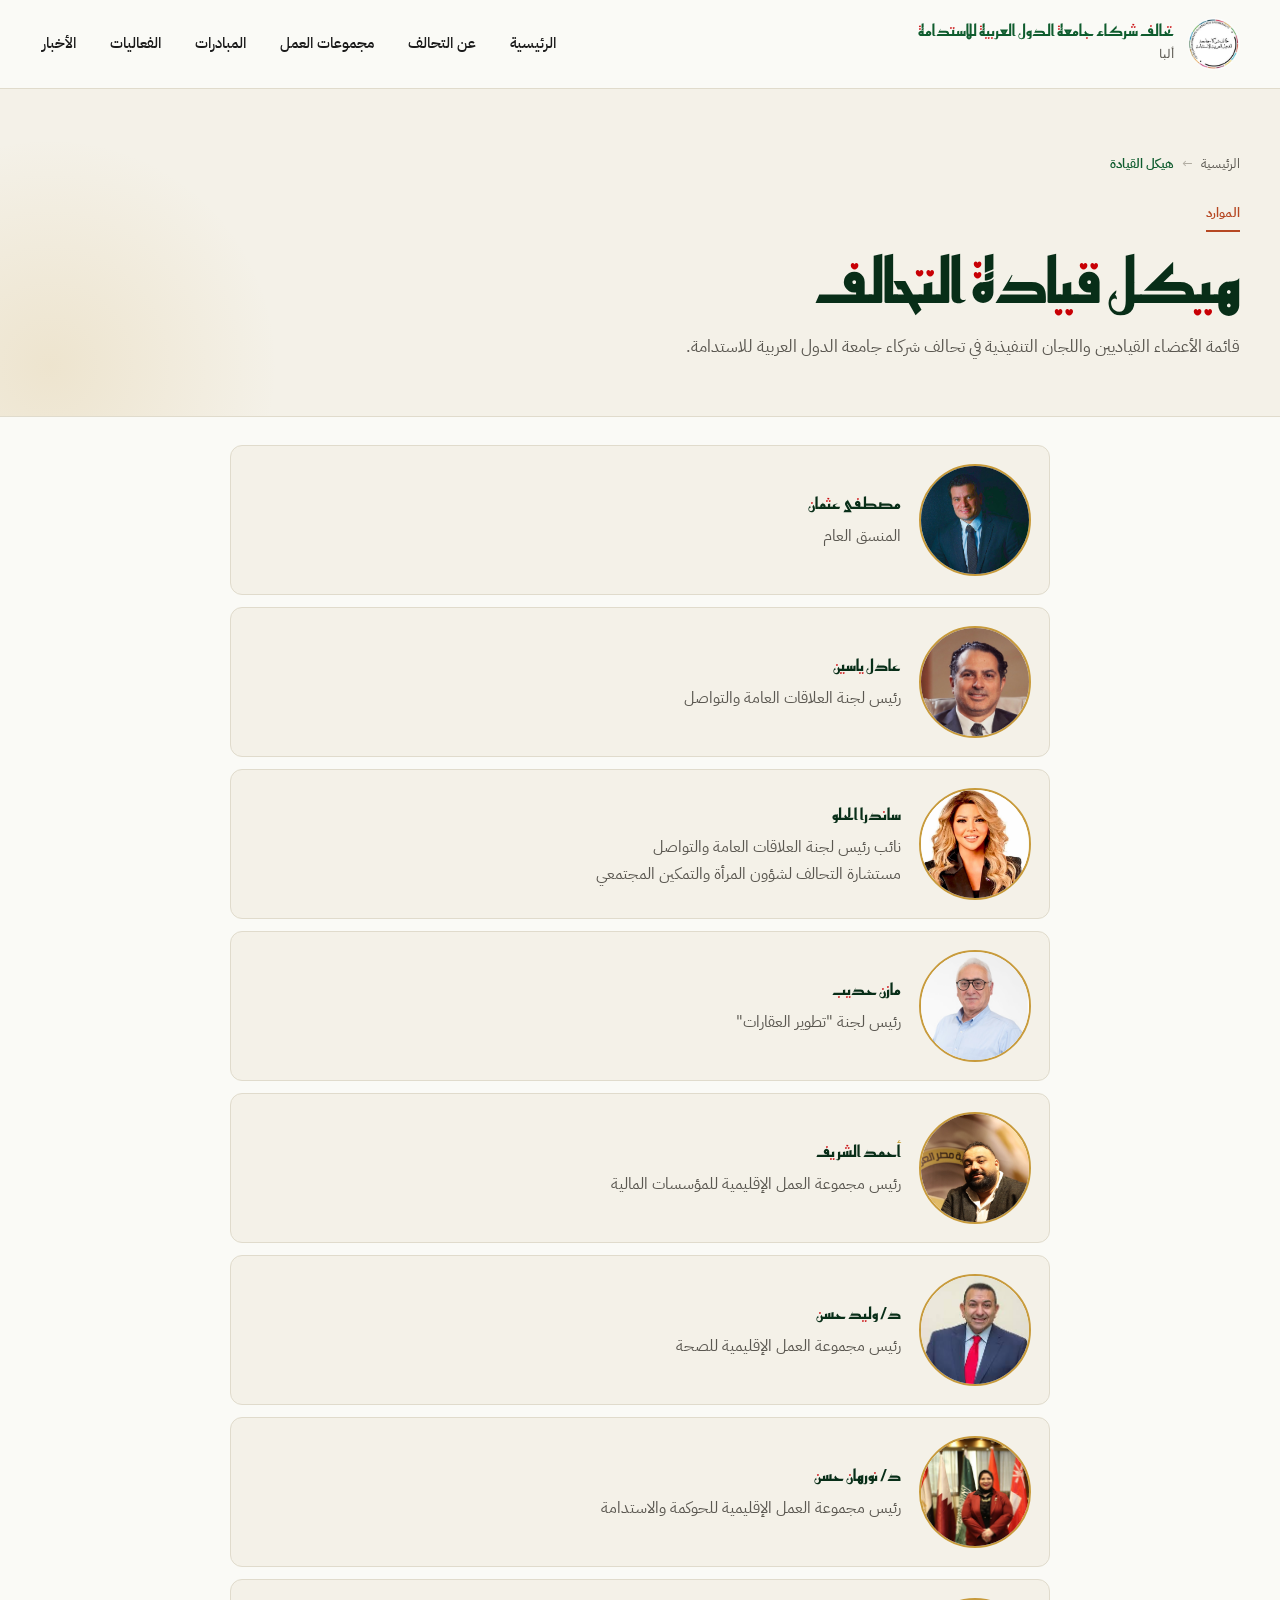
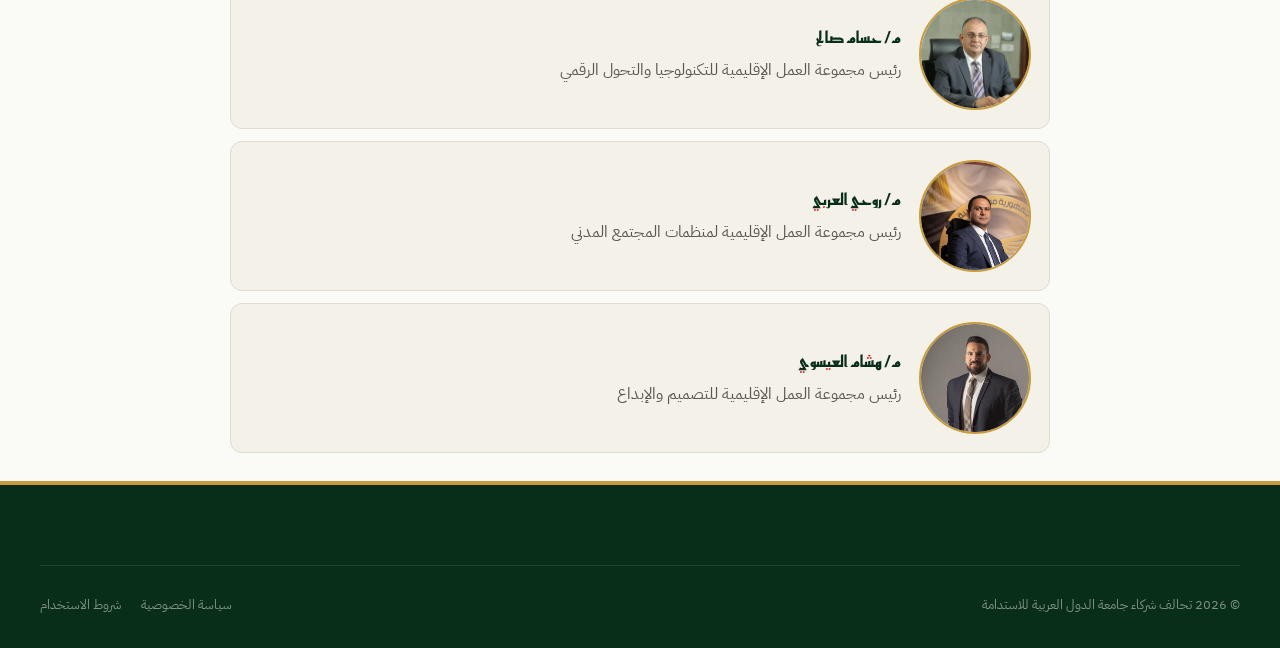
<file: leadership.html>
<!DOCTYPE html>
<html lang="ar" dir="rtl">
<head>
  <meta charset="utf-8">
  <meta name="viewport" content="width=device-width,initial-scale=1">
  <title>هيكل قيادة التحالف — تحالف شركاء جامعة الدول العربية للاستدامة</title>
  <meta name="description" content="هيكل قيادة التحالف - تحالف شركاء جامعة الدول العربية للاستدامة">

  <!-- Live site fonts & stylesheet (links to online assets per request) -->
  <link rel="preconnect" href="https://fonts.googleapis.com">
  <link rel="preconnect" href="https://fonts.gstatic.com" crossorigin>
  <link href="https://fonts.googleapis.com/css2?family=IBM+Plex+Sans+Arabic:wght@300;400;500;600;700&family=Reem+Kufi+Fun:wght@400;500;600;700&family=Inter:wght@400;500;600;700&display=swap" rel="stylesheet">
  <link rel="stylesheet" href="assets/style.css">

  <!-- CUSTOM PAGE CSS START - easily identifiable block for later edits -->
  <!-- === BEGIN CUSTOM PAGE CSS === -->
  <style>
    /* Simple page-scoped adjustments for the leadership page */
    .page-hero { padding: 56px 0; }
    .leadership-list { max-width: 900px; margin: 28px auto; }
    .leader { background: var(--cream-soft); border-radius: 12px; padding: 18px; margin-bottom: 12px; border: 1px solid var(--rule); display: flex; gap: 18px; align-items: center; }
    /* Larger, slightly top-focused crop so eyes are visible on portrait photos. */
    .leader-photo { width: 112px; height: 112px; object-fit: cover; object-position: 50% 30%; border-radius: 50%; flex-shrink: 0; background: var(--cream); border: 2px solid var(--gold); }
    .leader h4 { margin-bottom: 6px; color: var(--green-deep); font-family: 'Reem Kufi Fun', sans-serif; }
    .leader .role { color: var(--ink-soft); }
    /* Marker comment for automated tooling: CUSTOM_BLOCK_END */
  </style>
  <!-- === END CUSTOM PAGE CSS === -->

</head>
<body>

  <header class="main">
    <div class="wrap">
      <a href="https://alpaalliance.org/" class="logo">
        <div class="logo-mark"></div>
        <div class="logo-text">
          <div class="line1">تحالف شركاء جامعة الدول العربية للاستدامة</div>
          <div class="line2 latin" style="direction:ltr">ألبا</div>
        </div>
      </a>
      <nav class="primary">
        <ul>
          <li><a href="https://alpaalliance.org/">الرئيسية</a></li>
          <li><a href="https://alpaalliance.org/about">عن التحالف</a></li>
          <li><a href="https://alpaalliance.org/working-groups">مجموعات العمل</a></li>
          <li><a href="https://alpaalliance.org/initiatives">المبادرات</a></li>
          <li><a href="https://alpaalliance.org/events">الفعاليات</a></li>
          <li><a href="https://alpaalliance.org/news">الأخبار</a></li>
        </ul>
      </nav>
    </div>
  </header>

  <section class="page-hero">
    <div class="wrap">
      <div class="breadcrumbs"><a href="https://alpaalliance.org/">الرئيسية</a> <span class="sep">←</span> <span class="current">هيكل القيادة</span></div>
      <div class="eyebrow">الموارد</div>
      <h1>هيكل قيادة التحالف</h1>
      <p class="lede">قائمة الأعضاء القياديين واللجان التنفيذية في تحالف شركاء جامعة الدول العربية للاستدامة.</p>
    </div>
  </section>

  <main class="content-block">
    <div class="wrap leadership-list prose">

      <div class="leader">
        <img class="leader-photo" src="assets/img/image1.jpeg" alt="مصطفى عثمان">
        <div>
          <h4>مصطفى عثمان</h4>
          <div class="role">المنسق العام</div>
        </div>
      </div>

      <div class="leader">
        <img class="leader-photo" src="assets/img/image2.jpeg" alt="عادل ياسين">
        <div>
          <h4>عادل ياسين</h4>
          <div class="role">رئيس لجنة العلاقات العامة والتواصل</div>
        </div>
      </div>

      <div class="leader">
        <img class="leader-photo" src="assets/img/image3.jpeg" alt="ساندرا الحلو" style="object-position:50% 0%;">
        <div>
          <h4>ساندرا الحلو</h4>
          <div class="role">نائب رئيس لجنة العلاقات العامة والتواصل<br> مستشارة التحالف لشؤون المرأة والتمكين المجتمعي</div>
        </div>
      </div>

      <div class="leader">
        <img class="leader-photo" src="assets/img/image4.png" alt="مازن حديب">
        <div>
          <h4>مازن حديب</h4>
          <div class="role">رئيس لجنة "تطوير العقارات"</div>
        </div>
      </div>

      <div class="leader">
        <img class="leader-photo" src="assets/img/image5.jpeg" alt="أحمد الشريف">
        <div>
          <h4>أحمد الشريف</h4>
          <div class="role">رئيس مجموعة العمل الإقليمية للمؤسسات المالية</div>
        </div>
      </div>

      <div class="leader">
        <img class="leader-photo" src="assets/img/image6.jpeg" alt="وليد حسن">
        <div>
          <h4>د/ وليد حسن</h4>
          <div class="role">رئيس مجموعة العمل الإقليمية للصحة</div>
        </div>
      </div>

      <div class="leader">
        <img class="leader-photo" src="assets/img/image7.jpeg" alt="نورهان حسن">
        <div>
          <h4>د/ نورهان حسن</h4>
          <div class="role">رئيس مجموعة العمل الإقليمية للحوكمة والاستدامة</div>
        </div>
      </div>

      <div class="leader">
        <img class="leader-photo" src="assets/img/image8.jpeg" alt="حسام صالح">
        <div>
          <h4>م/ حسام صالح</h4>
          <div class="role">رئيس مجموعة العمل الإقليمية للتكنولوجيا والتحول الرقمي</div>
        </div>
      </div>

      <div class="leader">
        <img class="leader-photo" src="assets/img/image9.jpeg" alt="روحي العربي">
        <div>
          <h4>م/ روحي العربي</h4>
          <div class="role">رئيس مجموعة العمل الإقليمية لمنظمات المجتمع المدني</div>
        </div>
      </div>

      <div class="leader">
        <img class="leader-photo" src="assets/img/image10.jpeg" alt="هشام العيسوي" style="object-position:50% 0%;">
        <div>
          <h4>م/ هشام العيسوي</h4>
          <div class="role">رئيس مجموعة العمل الإقليمية للتصميم والإبداع</div>
        </div>
      </div>

    </div>
  </main>

  <footer class="site">
    <div class="wrap">
      <div class="foot-bottom">
        <div>© 2026 تحالف شركاء جامعة الدول العربية للاستدامة</div>
        <div class="credits">
          <a href="https://alpaalliance.org/privacy">سياسة الخصوصية</a>
          <a href="https://alpaalliance.org/terms">شروط الاستخدام</a>
        </div>
      </div>
    </div>
  </footer>

  <!-- CUSTOM PAGE JS START - easily identifiable block for later edits -->
  <!-- === BEGIN CUSTOM PAGE JS === -->
  <script>
    /* === PAGE-LOCAL INTERACTIONS (CUSTOM) === */
    // Toggle detail view on leader blocks
    document.addEventListener('click', function (e) {
      const leader = e.target.closest('.leader');
      if (!leader) return;
      leader.classList.toggle('expanded');
    });

    /* === SITE BEHAVIOR (INLINED FROM LIVE SITE) === */
    // Pill filtering (if any `.pill` elements exist on this page)
    document.querySelectorAll('.pill').forEach(p => p.addEventListener('click', e => {
      const bar = e.target.closest('.filter-bar');
      if (bar) {
        bar.querySelectorAll('.pill').forEach(x => x.classList.remove('active'));
        p.classList.add('active');
      }
    }));

    // Newsletter form: AJAX submit (inlined from site)
    (function () {
      const NL_DONE = 'تم ✓';
      const NL_ERR  = 'خطأ';
      document.querySelectorAll('.newsletter-form').forEach(form => {
        form.addEventListener('submit', async e => {
          e.preventDefault();
          const email = form.querySelector('input[type="email"]').value;
          const btn = form.querySelector('button[type="submit"]');
          const orig = btn.textContent;
          btn.textContent = '...';
          try {
            const res = await fetch('/api/newsletter', {
              method: 'POST',
              headers: { 'Content-Type': 'application/json' },
              body: JSON.stringify({ email })
            });
            const data = await res.json();
            if (data.ok) {
              btn.textContent = NL_DONE;
              btn.style.background = 'var(--gold-deep)';
              setTimeout(() => { btn.textContent = orig; btn.style.background = ''; form.reset(); }, 3000);
            } else {
              btn.textContent = NL_ERR;
              setTimeout(() => { btn.textContent = orig; }, 2000);
            }
          } catch (err) {
            btn.textContent = NL_ERR;
            setTimeout(() => { btn.textContent = orig; }, 2000);
          }
        });
      });
    })();

    // Marker comment for tooling: CUSTOM_JS_END
  </script>
  <!-- === END CUSTOM PAGE JS === -->

</body>
</html>
</file>
<file: assets/style.css>
/* ADPFSD — Arab Digital Platform for Sustainable Development
   Shared design system. Updated by /design-shotgun.
   ------------------------------------------------------------- */

:root {
  --cream: #FAFAF6;
  --cream-deep: #F0EDE3;
  --cream-soft: #F4F1E8;
  --green: #0F5C2E;
  --green-deep: #082E18;
  --green-soft: #2D8B4E;
  --green-leaf: #4FA866;
  --gold: #C89B3C;
  --gold-deep: #A67F26;
  --terracotta: #B64823;
  --ink: #1A1A1A;
  --ink-soft: #5A5750;
  --ink-mute: #847F73;
  --rule: #E0DBCC;
  --rule-soft: #ECE7D6;
  --white: #FFFFFF;
}
*, *::before, *::after { box-sizing: border-box; margin: 0; padding: 0; }
html { scroll-behavior: smooth; }
body {
  background: var(--cream);
  color: var(--ink);
  font-family: 'Inter', 'IBM Plex Sans Arabic', -apple-system, sans-serif;
  line-height: 1.7;
  font-size: 16px;
  -webkit-font-smoothing: antialiased;
  overflow-x: hidden;
}
html[dir="rtl"] body { font-family: 'IBM Plex Sans Arabic', 'Inter', -apple-system, sans-serif; }
.display {
  font-family: 'Reem Kufi Fun', 'IBM Plex Sans Arabic', sans-serif;
  font-weight: 600;
  letter-spacing: -0.01em;
  line-height: 1.2;
}
.latin { font-family: 'Inter', sans-serif; direction: ltr; display: inline-block; }
.mono-num {
  font-family: 'Inter', monospace;
  font-feature-settings: 'tnum' 1;
  direction: ltr;
  display: inline-block;
}
a { color: inherit; text-decoration: none; }
img { max-width: 100%; display: block; }
button { cursor: pointer; font-family: inherit; }

.wrap { max-width: 1360px; margin: 0 auto; padding: 0 40px; }

/* UTILITY BAR */
.utility {
  background: var(--green-deep);
  color: var(--cream);
  font-size: 13px;
  padding: 8px 0;
}
.utility .wrap {
  display: flex; justify-content: space-between; align-items: center;
  flex-wrap: wrap; gap: 16px;
}
.utility .left { display: flex; gap: 20px; align-items: center; color: rgba(250,245,235,0.75); }
.utility .right { display: flex; gap: 24px; align-items: center; }
.utility a:hover { color: var(--gold); }
.lang-toggle {
  background: transparent;
  color: var(--cream);
  border: 1px solid rgba(250,245,235,0.25);
  padding: 3px 12px;
  border-radius: 100px;
  font-size: 12px;
  font-family: 'Inter', sans-serif;
  font-weight: 500;
  letter-spacing: 0.04em;
}
.lang-toggle:hover { border-color: var(--gold); color: var(--gold); }
.utility .sep { opacity: 0.3; }

/* HEADER / NAV */
header.main {
  background: var(--cream);
  border-bottom: 1px solid var(--rule);
  position: sticky; top: 0;
  z-index: 50;
  backdrop-filter: blur(10px);
}
header.main .wrap {
  display: flex; align-items: center; justify-content: space-between;
  padding-block: 18px;
  gap: 32px;
}
.logo {
  display: flex; align-items: center; gap: 14px;
  flex-shrink: 0;
}
.logo-mark {
  width: 52px; height: 52px;
  background: var(--cream) url('/assets/alpa.jpeg') center/110% no-repeat;
  border-radius: 50%;
  flex-shrink: 0;
}
.logo-text .line1 {
  font-family: 'Reem Kufi Fun', sans-serif;
  font-weight: 600; font-size: 16px;
  line-height: 1.2; color: var(--green);
}
.logo-text .line2 {
  font-size: 12px; color: var(--ink-soft);
  margin-top: 2px;
}
nav.primary ul {
  display: flex; gap: 30px; list-style: none;
}
nav.primary a {
  font-size: 15px; font-weight: 500; color: var(--ink);
  padding: 8px 2px;
  position: relative;
  transition: color 0.2s;
}
nav.primary a:hover { color: var(--gold-deep); }
nav.primary a.active {
  color: var(--green);
}
nav.primary a.active::after {
  content: ''; position: absolute;
  bottom: -2px; right: 0; left: 0;
  height: 2px; background: var(--gold);
}
.header-cta {
  display: flex; gap: 10px; align-items: center;
}

/* DROPDOWN NAV */
nav.primary li.has-dropdown { position: relative; }
nav.primary li.has-dropdown > a { display: inline-flex; align-items: center; gap: 4px; }
nav.primary .caret { font-size: 9px; color: var(--ink-mute); transition: transform 0.2s; }
nav.primary li.has-dropdown:hover .caret { transform: rotate(180deg); color: var(--green); }
nav.primary .dropdown {
  position: absolute;
  top: 100%; right: -8px;
  background: var(--cream);
  min-width: 200px;
  border: 1px solid var(--rule);
  border-radius: 12px;
  padding: 8px;
  box-shadow: 0 20px 40px -10px rgba(15,92,46,0.15);
  display: flex; flex-direction: column; gap: 0;
  list-style: none;
  opacity: 0; visibility: hidden;
  transform: translateY(-8px);
  transition: all 0.2s;
  z-index: 60;
}
nav.primary .dropdown::before {
  content: '';
  position: absolute;
  top: -6px; right: 24px;
  width: 12px; height: 12px;
  background: var(--cream);
  border-top: 1px solid var(--rule);
  border-inline-start: 1px solid var(--rule);
  transform: rotate(45deg);
}
nav.primary li.has-dropdown:hover .dropdown {
  opacity: 1; visibility: visible;
  transform: translateY(0);
}
nav.primary .dropdown li { width: 100%; }
nav.primary .dropdown a {
  display: block;
  padding: 10px 14px;
  font-size: 14px;
  border-radius: 8px;
  transition: background 0.15s, color 0.15s;
}
nav.primary .dropdown a:hover { background: var(--cream-deep); color: var(--green); }
nav.primary .dropdown a::after { display: none; }
.btn {
  font-family: inherit;
  font-size: 14px; font-weight: 600;
  padding: 12px 22px;
  border-radius: 8px;
  border: none;
  transition: transform 0.15s, background 0.2s, color 0.2s;
  display: inline-flex; align-items: center; gap: 8px;
}
.btn:hover { transform: translateY(-1px); }
.btn-primary {
  background: var(--green);
  color: var(--cream);
}
.btn-primary:hover { background: var(--green-deep); }
.btn-gold {
  background: var(--gold);
  color: var(--green-deep);
}
.btn-gold:hover { background: var(--gold-deep); color: var(--cream); }
.btn-ghost {
  background: transparent;
  color: var(--green);
  border: 1px solid var(--green);
}
.btn-ghost:hover { background: var(--green); color: var(--cream); }
.btn-text {
  background: none; border: none;
  color: var(--green);
  font-weight: 600; font-size: 14px;
  padding: 6px 2px;
  border-bottom: 1px solid var(--green);
  transition: color 0.2s, border-color 0.2s;
}
.btn-text:hover { color: var(--gold-deep); border-color: var(--gold-deep); }
.btn .arr { transition: transform 0.2s; }
.btn:hover .arr { transform: translateX(-4px); }

/* HOME HERO */
section.hero {
  padding: 80px 0 100px;
  position: relative;
  overflow: hidden;
}
section.hero::before {
  content: '';
  position: absolute;
  top: -100px; left: -200px;
  width: 600px; height: 600px;
  background: radial-gradient(circle, rgba(200,155,60,0.1), transparent 60%);
  pointer-events: none;
}
section.hero::after {
  content: '';
  position: absolute;
  bottom: -200px; right: -200px;
  width: 700px; height: 700px;
  background: radial-gradient(circle, rgba(15,92,46,0.06), transparent 60%);
  pointer-events: none;
}
.hero .wrap { position: relative; z-index: 1; }
.hero-grid {
  display: grid; grid-template-columns: 1.2fr 1fr;
  gap: 64px; align-items: center;
}
.hero .kicker {
  display: inline-flex; align-items: center; gap: 12px;
  background: var(--cream-deep);
  color: var(--green);
  padding: 8px 16px;
  border-radius: 100px;
  font-size: 13px; font-weight: 600;
  margin-bottom: 28px;
}
.hero .kicker .dot {
  width: 8px; height: 8px; border-radius: 50%;
  background: var(--terracotta);
  animation: pulse 2s infinite;
}
@keyframes pulse {
  0%, 100% { opacity: 1; transform: scale(1); }
  50% { opacity: 0.5; transform: scale(1.3); }
}
.hero h1 {
  font-family: 'Reem Kufi Fun', sans-serif;
  font-weight: 700;
  font-size: clamp(42px, 5.2vw, 72px);
  line-height: 1.1;
  letter-spacing: -0.02em;
  color: var(--green-deep);
  margin-bottom: 24px;
}
.hero h1 .gold { color: var(--gold-deep); }
.hero .sub {
  font-size: clamp(17px, 1.4vw, 20px);
  color: var(--ink-soft);
  line-height: 1.65;
  max-width: 580px;
  margin-bottom: 40px;
}
.hero .cta-row {
  display: flex; gap: 14px; align-items: center;
  flex-wrap: wrap;
  margin-bottom: 40px;
}
.hero .cta-row .btn { padding: 16px 28px; font-size: 15px; }
.hero .badges {
  display: flex; gap: 32px; flex-wrap: wrap;
  padding-top: 28px;
  border-top: 1px solid var(--rule);
}
.hero .badge-item { display: flex; align-items: center; gap: 12px; }
.hero .badge-item .icon {
  width: 40px; height: 40px; border-radius: 10px;
  background: var(--cream-deep);
  color: var(--green);
  display: flex; align-items: center; justify-content: center;
  font-size: 18px;
}
.hero .badge-item .t1 {
  font-weight: 600; font-size: 14px; color: var(--green);
}
.hero .badge-item .t2 {
  font-size: 12px; color: var(--ink-soft);
}

/* HERO VISUAL */
.hero-visual {
  position: relative;
  aspect-ratio: 4/5;
  background:
    radial-gradient(circle at 30% 25%, rgba(200,155,60,0.25), transparent 55%),
    radial-gradient(circle at 75% 70%, rgba(63,160,92,0.30), transparent 55%),
    linear-gradient(215deg, var(--green-deep) 0%, var(--green) 60%, var(--gold-deep) 130%);
  border-radius: 24px 80px 24px 80px;
  overflow: hidden;
  box-shadow: 0 40px 80px -40px rgba(15,92,46,0.4);
  display: flex; align-items: flex-start; justify-content: center;
  padding-top: 60px;
}
.hero-visual .hero-logo {
  width: 60%;
  max-width: 320px;
  aspect-ratio: 1;
  background: var(--cream) url('/assets/alpa.jpeg') center/110% no-repeat;
  border-radius: 50%;
  box-shadow: 0 20px 50px -20px rgba(0,0,0,0.4);
}
.hero-visual .overlay {
  position: absolute;
  inset: auto 20px 20px 20px;
  background: var(--cream);
  border-radius: 16px;
  padding: 24px;
  box-shadow: 0 20px 40px -20px rgba(0,0,0,0.15);
}
.hero-visual .overlay .label {
  font-size: 12px; color: var(--ink-soft);
  margin-bottom: 8px;
}
.hero-visual .overlay .quote {
  font-family: 'Reem Kufi Fun', sans-serif;
  font-size: 18px; color: var(--green-deep);
  line-height: 1.4; font-weight: 500;
  margin-bottom: 12px;
}
.hero-visual .overlay .who {
  font-size: 13px; color: var(--ink-soft);
  padding-top: 12px;
  border-top: 1px solid var(--rule);
}
.hero-visual .sdg-badge {
  position: absolute;
  top: 30px; right: 30px;
  background: var(--cream);
  border-radius: 100px;
  padding: 10px 18px;
  display: flex; align-items: center; gap: 10px;
  box-shadow: 0 10px 20px rgba(0,0,0,0.1);
  font-size: 13px; font-weight: 600;
  color: var(--green);
}
.hero-visual .sdg-badge .ring {
  width: 18px; height: 18px; border-radius: 50%;
  background: conic-gradient(#E5243B 0 20deg, #DDA63A 20deg 42deg, #4C9F38 42deg 63deg, #C5192D 63deg 84deg, #FF3A21 84deg 105deg, #26BDE2 105deg 126deg, #FCC30B 126deg 147deg, #A21942 147deg 168deg, #FD6925 168deg 189deg, #DD1367 189deg 210deg, #FD9D24 210deg 231deg, #BF8B2E 231deg 252deg, #3F7E44 252deg 273deg, #0A97D9 273deg 294deg, #56C02B 294deg 315deg, #00689D 315deg 336deg, #19486A 336deg 360deg);
}

/* SUB-PAGE HERO */
section.page-hero {
  padding: 64px 0 56px;
  position: relative;
  background: var(--cream-soft);
  border-bottom: 1px solid var(--rule);
  overflow: hidden;
}
section.page-hero::after {
  content: '';
  position: absolute;
  bottom: -180px; left: -180px;
  width: 460px; height: 460px;
  border-radius: 50%;
  background: radial-gradient(circle, rgba(200,155,60,0.15), transparent 70%);
}
.page-hero .wrap { position: relative; z-index: 1; }
.breadcrumbs {
  display: flex; gap: 8px; align-items: center;
  font-size: 13px;
  color: var(--ink-soft);
  margin-bottom: 24px;
  flex-wrap: wrap;
}
.breadcrumbs a { color: var(--ink-soft); transition: color 0.2s; }
.breadcrumbs a:hover { color: var(--green); }
.breadcrumbs .sep { color: var(--ink-mute); opacity: 0.6; }
.breadcrumbs .current { color: var(--green); font-weight: 600; }
.page-hero .eyebrow {
  display: inline-block;
  font-size: 13px; font-weight: 600;
  color: var(--terracotta);
  padding-bottom: 6px;
  border-bottom: 2px solid var(--terracotta);
  margin-bottom: 16px;
}
.page-hero h1 {
  font-family: 'Reem Kufi Fun', sans-serif;
  font-weight: 700;
  font-size: clamp(36px, 4.8vw, 64px);
  line-height: 1.1;
  letter-spacing: -0.02em;
  color: var(--green-deep);
  margin-bottom: 18px;
  max-width: 900px;
}
.page-hero h1 .gold { color: var(--gold-deep); }
.page-hero .lede {
  font-size: clamp(16px, 1.3vw, 19px);
  color: var(--ink-soft);
  line-height: 1.6;
  max-width: 720px;
}
.page-hero .meta-row {
  display: flex; gap: 24px; flex-wrap: wrap;
  margin-top: 28px;
  padding-top: 24px;
  border-top: 1px solid var(--rule);
  font-size: 14px; color: var(--ink-soft);
}
.page-hero .meta-row span strong { color: var(--green); font-weight: 600; }

/* STATS STRIP */
section.stats {
  background: var(--green);
  color: var(--cream);
  padding: 60px 0;
  position: relative;
}
section.stats::before {
  content: '';
  position: absolute;
  inset: 0;
  background-image:
    radial-gradient(circle at 10% 30%, rgba(200,155,60,0.15), transparent 50%),
    radial-gradient(circle at 90% 70%, rgba(200,155,60,0.1), transparent 50%);
}
.stats-grid {
  display: grid; grid-template-columns: repeat(4, 1fr);
  gap: 40px;
  position: relative; z-index: 1;
}
.stat-cell {
  border-right: 1px solid rgba(250,245,235,0.15);
  padding-inline-start: 28px;
}
.stat-cell:last-child { border-right: none; }
.stat-cell .val {
  font-family: 'Reem Kufi Fun', sans-serif;
  font-weight: 500;
  font-size: clamp(44px, 5vw, 72px);
  line-height: 1;
  color: var(--gold);
  margin-bottom: 12px;
  letter-spacing: -0.02em;
}
.stat-cell .label {
  font-size: 14px;
  color: rgba(250,245,235,0.85);
  line-height: 1.45;
  max-width: 200px;
}

/* SECTION HEADS */
.sec-head {
  display: flex; align-items: flex-end; justify-content: space-between;
  margin-bottom: 48px;
  gap: 32px; flex-wrap: wrap;
}
.sec-head .eyebrow {
  display: inline-block;
  font-size: 13px; font-weight: 600;
  color: var(--terracotta);
  padding-bottom: 6px;
  border-bottom: 2px solid var(--terracotta);
  margin-bottom: 16px;
}
.sec-head h2 {
  font-family: 'Reem Kufi Fun', sans-serif;
  font-weight: 600;
  font-size: clamp(32px, 4vw, 48px);
  line-height: 1.1;
  letter-spacing: -0.02em;
  color: var(--green-deep);
  max-width: 680px;
}
.sec-head .desc {
  color: var(--ink-soft);
  font-size: 16px;
  line-height: 1.6;
  max-width: 480px;
}

/* PILLARS — 4 activity cards (home only) */
section.pillars { padding: 100px 0; }
.pillar-grid {
  display: grid; grid-template-columns: repeat(4, 1fr);
  gap: 20px;
}
.pillar {
  background: var(--cream-soft);
  border-radius: 18px;
  padding: 32px 28px;
  display: flex; flex-direction: column; gap: 18px;
  min-height: 340px;
  border: 1px solid transparent;
  transition: transform 0.2s, border-color 0.2s, box-shadow 0.2s;
  position: relative;
  overflow: hidden;
}
.pillar:hover {
  transform: translateY(-4px);
  border-color: var(--gold);
  box-shadow: 0 20px 40px -20px rgba(15,92,46,0.2);
}
.pillar::before {
  content: '';
  position: absolute;
  top: -40px; left: -40px;
  width: 140px; height: 140px;
  border-radius: 50%;
  opacity: 0.08;
  transition: transform 0.3s;
}
.pillar:hover::before { transform: scale(1.3); }
.pillar.c1::before { background: var(--gold); }
.pillar.c2::before { background: var(--terracotta); }
.pillar.c3::before { background: var(--green); }
.pillar.c4::before { background: var(--gold-deep); }
.pillar .pill-icon {
  width: 52px; height: 52px;
  border-radius: 12px;
  background: var(--green); color: var(--gold);
  display: flex; align-items: center; justify-content: center;
  position: relative; z-index: 1;
  margin-bottom: -4px;
}
.pillar .pill-icon svg { width: 26px; height: 26px; }
.pillar.c1 .pill-icon { background: var(--gold); color: var(--green-deep); }
.pillar.c2 .pill-icon { background: var(--terracotta); color: var(--cream); }
.pillar.c3 .pill-icon { background: var(--green); color: var(--gold); }
.pillar.c4 .pill-icon { background: var(--gold-deep); color: var(--cream); }
.pillar .pill-num {
  font-family: 'Inter', monospace;
  font-size: 13px; font-weight: 600;
  color: var(--ink-mute);
  letter-spacing: 0.05em;
  position: relative; z-index: 1;
}
.pillar h3 {
  font-family: 'Reem Kufi Fun', sans-serif;
  font-weight: 600;
  font-size: 24px;
  color: var(--green-deep);
  position: relative; z-index: 1;
}
.pillar p {
  color: var(--ink-soft);
  font-size: 14px;
  line-height: 1.6;
  flex: 1;
  position: relative; z-index: 1;
}
.pillar .latest {
  padding-top: 16px;
  border-top: 1px solid var(--rule);
  font-size: 13px;
  color: var(--ink-soft);
  position: relative; z-index: 1;
}
.pillar .latest strong { color: var(--green); display: block; margin-bottom: 4px; font-size: 14px; }
.pillar .cta {
  font-size: 14px; font-weight: 600;
  color: var(--green);
  display: inline-flex; gap: 8px; align-items: center;
  align-self: flex-start;
  position: relative; z-index: 1;
  transition: color 0.2s, gap 0.2s;
}
.pillar:hover .cta { color: var(--gold-deep); gap: 12px; }

/* SDG GOALS GRID */
section.sdg { padding: 100px 0; background: var(--cream-deep); position: relative; }
.sdg-head { text-align: center; max-width: 760px; margin: 0 auto 64px; }
.sdg-head .eyebrow {
  display: inline-block;
  font-size: 13px; font-weight: 600;
  color: var(--terracotta);
  margin-bottom: 16px;
  padding: 0 14px 8px;
  border-bottom: 2px solid var(--terracotta);
}
.sdg-head h2 {
  font-family: 'Reem Kufi Fun', sans-serif;
  font-weight: 700;
  font-size: clamp(36px, 4.4vw, 56px);
  line-height: 1.1;
  letter-spacing: -0.02em;
  color: var(--green-deep);
  margin-bottom: 18px;
}
.sdg-head p { color: var(--ink-soft); font-size: 17px; line-height: 1.65; }
.sdg-grid {
  display: grid;
  grid-template-columns: repeat(6, 1fr);
  gap: 12px;
}
.sdg-tile {
  aspect-ratio: 1;
  border-radius: 12px;
  cursor: pointer;
  transition: transform 0.2s, box-shadow 0.2s;
  position: relative;
  overflow: hidden;
  display: block;
  text-decoration: none;
}
.sdg-tile:hover { transform: scale(1.04); box-shadow: 0 20px 30px -15px rgba(0,0,0,0.25); z-index: 1; }
.sdg-tile img { width: 100%; height: 100%; object-fit: cover; display: block; }
.sdg-tile .num, .sdg-tile .name { display: none; }
.sdg-tile[data-goal="1"] { background: #E5243B; }
.sdg-tile[data-goal="2"] { background: #DDA63A; }
.sdg-tile[data-goal="3"] { background: #4C9F38; }
.sdg-tile[data-goal="4"] { background: #C5192D; }
.sdg-tile[data-goal="5"] { background: #FF3A21; }
.sdg-tile[data-goal="6"] { background: #26BDE2; }
.sdg-tile[data-goal="7"] { background: #FCC30B; color: #1A1A1A; }
.sdg-tile[data-goal="8"] { background: #A21942; }
.sdg-tile[data-goal="9"] { background: #FD6925; }
.sdg-tile[data-goal="10"] { background: #DD1367; }
.sdg-tile[data-goal="11"] { background: #FD9D24; }
.sdg-tile[data-goal="12"] { background: #BF8B2E; }
.sdg-tile[data-goal="13"] { background: #3F7E44; }
.sdg-tile[data-goal="14"] { background: #0A97D9; }
.sdg-tile[data-goal="15"] { background: #56C02B; }
.sdg-tile[data-goal="16"] { background: #00689D; }
.sdg-tile[data-goal="17"] { background: #19486A; }
.sdg-cta { text-align: center; margin-top: 40px; }

/* SDG DETAIL TILES (larger, more depth) */
.sdg-detail-grid {
  display: grid;
  grid-template-columns: repeat(3, 1fr);
  gap: 18px;
}
.sdg-detail {
  background: var(--cream-soft);
  border-radius: 18px;
  padding: 28px;
  display: flex; flex-direction: column; gap: 16px;
  min-height: 300px;
  border-inline-start: 6px solid var(--green);
  transition: transform 0.2s, box-shadow 0.2s;
  cursor: pointer;
}
.sdg-detail:hover { transform: translateY(-3px); box-shadow: 0 24px 40px -24px rgba(15,92,46,0.25); }
.sdg-detail .num-badge {
  width: 56px; height: 56px;
  border-radius: 14px;
  display: flex; align-items: center; justify-content: center;
  color: white;
  font-family: 'Inter', sans-serif;
  font-weight: 700;
  font-size: 22px;
  direction: ltr;
}
.sdg-detail .sdg-icon {
  width: 76px; height: 76px;
  border-radius: 14px;
  overflow: hidden;
  flex-shrink: 0;
}
.sdg-detail .sdg-icon img { width: 100%; height: 100%; object-fit: cover; display: block; }
.sdg-detail h3 {
  font-family: 'Reem Kufi Fun', sans-serif;
  font-weight: 600;
  font-size: 22px;
  line-height: 1.2;
  color: var(--green-deep);
}
.sdg-detail p {
  color: var(--ink-soft);
  font-size: 14px;
  line-height: 1.6;
  flex: 1;
}
.sdg-detail .stats-mini {
  display: flex; gap: 16px;
  padding-top: 14px;
  border-top: 1px solid var(--rule);
  font-size: 13px;
  color: var(--ink-soft);
}
.sdg-detail .stats-mini strong { color: var(--green); display: block; font-size: 18px; font-weight: 700; }

/* VISION / VIDEO */
section.vision { padding: 100px 0; }
.vision-grid { display: grid; grid-template-columns: 1fr 1.2fr; gap: 60px; align-items: center; }
.vision .text .eyebrow {
  display: inline-block;
  font-size: 13px; font-weight: 600;
  color: var(--terracotta);
  margin-bottom: 16px;
  padding-bottom: 6px;
  border-bottom: 2px solid var(--terracotta);
}
.vision .text h2 {
  font-family: 'Reem Kufi Fun', sans-serif;
  font-weight: 600;
  font-size: clamp(32px, 4vw, 52px);
  line-height: 1.1;
  letter-spacing: -0.02em;
  color: var(--green-deep);
  margin-bottom: 24px;
}
.vision .text p { color: var(--ink-soft); font-size: 17px; line-height: 1.7; margin-bottom: 20px; }
.vision .text .highlights { margin-top: 32px; display: flex; flex-direction: column; gap: 18px; }
.vision .highlight { display: flex; gap: 16px; align-items: flex-start; }
.vision .highlight .ico {
  width: 42px; height: 42px;
  border-radius: 10px;
  background: var(--cream-deep);
  color: var(--green);
  display: flex; align-items: center; justify-content: center;
  font-size: 18px;
  flex-shrink: 0;
}
.vision .highlight .t1 { font-weight: 600; font-size: 16px; color: var(--green-deep); margin-bottom: 4px; }
.vision .highlight .t2 { font-size: 14px; color: var(--ink-soft); line-height: 1.55; }
.vision .text .btn-row { margin-top: 32px; display: flex; gap: 12px; flex-wrap: wrap; }
.vision .media {
  aspect-ratio: 4/3;
  border-radius: 20px;
  overflow: hidden;
  position: relative;
  background:
    linear-gradient(180deg, transparent 40%, rgba(15,92,46,0.6) 100%),
    url('/assets/img/unsplash-1504711434969.jpg');
  background-size: cover; background-position: center;
  cursor: pointer;
  box-shadow: 0 40px 60px -30px rgba(15,92,46,0.4);
}
.vision .media .play {
  position: absolute; top: 50%; left: 50%;
  transform: translate(-50%, -50%);
  width: 80px; height: 80px;
  border-radius: 50%;
  background: var(--cream);
  display: flex; align-items: center; justify-content: center;
  box-shadow: 0 20px 40px rgba(0,0,0,0.2);
  transition: transform 0.2s;
}
.vision .media:hover .play { transform: translate(-50%, -50%) scale(1.1); }
.vision .media .play::before {
  content: '';
  width: 0; height: 0;
  border-top: 14px solid transparent;
  border-bottom: 14px solid transparent;
  border-right: 22px solid var(--green-deep);
  margin-right: -4px;
}
.vision .media .caption {
  position: absolute;
  bottom: 24px; right: 24px; left: 24px;
  color: var(--cream);
  font-family: 'Reem Kufi Fun', sans-serif;
  font-size: 15px; font-weight: 500;
}

/* JOIN DUAL */
section.join-dual { padding: 100px 0; background: var(--green-deep); color: var(--cream); position: relative; overflow: hidden; }
section.join-dual::before {
  content: '';
  position: absolute;
  top: -150px; right: -150px;
  width: 500px; height: 500px;
  border-radius: 50%;
  background: radial-gradient(circle, rgba(200,155,60,0.2), transparent 70%);
}
section.join-dual::after {
  content: '';
  position: absolute;
  bottom: -100px; left: -100px;
  width: 400px; height: 400px;
  border-radius: 50%;
  background: radial-gradient(circle, rgba(182,72,35,0.15), transparent 70%);
}
.join-dual .wrap { position: relative; z-index: 1; }
.join-dual .sec-head h2 { color: var(--cream); }
.join-dual .sec-head .desc { color: rgba(250,245,235,0.75); }
.join-dual .sec-head .eyebrow { color: var(--gold); border-color: var(--gold); }
.join-cards { display: grid; grid-template-columns: repeat(2, 1fr); gap: 24px; }
.join-card {
  background: rgba(250,245,235,0.04);
  backdrop-filter: blur(10px);
  border: 1px solid rgba(250,245,235,0.1);
  border-radius: 20px;
  padding: 48px 40px;
  display: flex; flex-direction: column; gap: 24px;
  transition: border-color 0.2s, background 0.2s;
}
.join-card:hover { border-color: var(--gold); background: rgba(200,155,60,0.06); }
.join-card .icon-lg {
  width: 64px; height: 64px;
  border-radius: 16px;
  background: var(--gold);
  color: var(--green-deep);
  display: flex; align-items: center; justify-content: center;
  font-size: 28px;
  flex-shrink: 0;
}
.join-card .icon-lg svg { width: 32px; height: 32px; }
.join-card h3 {
  font-family: 'Reem Kufi Fun', sans-serif;
  font-size: 28px;
  line-height: 1.2;
  color: var(--cream);
  font-weight: 600;
}
.join-card p { color: rgba(250,245,235,0.75); font-size: 15px; line-height: 1.65; flex: 1; }
.join-card ul { list-style: none; display: flex; flex-direction: column; gap: 10px; }
.join-card li {
  display: flex; align-items: center; gap: 10px;
  font-size: 14px; color: rgba(250,245,235,0.85);
}
.join-card li::before {
  content: '';
  width: 6px; height: 6px;
  background: var(--gold);
  border-radius: 50%;
  flex-shrink: 0;
}
.join-card .btn { margin-top: 8px; align-self: flex-start; }

/* FILTER PILLS — for listing pages */
.filter-bar {
  display: flex; align-items: center; gap: 12px;
  padding: 24px 0;
  border-bottom: 1px solid var(--rule);
  margin-bottom: 40px;
  flex-wrap: wrap;
}
.filter-bar .label {
  font-size: 13px; font-weight: 600;
  color: var(--ink-soft);
  margin-inline-end: 8px;
}
.pill {
  background: transparent;
  color: var(--ink-soft);
  border: 1px solid var(--rule);
  padding: 8px 16px;
  border-radius: 100px;
  font-size: 13px; font-weight: 500;
  cursor: pointer;
  transition: all 0.15s;
  font-family: inherit;
}
.pill:hover { border-color: var(--green); color: var(--green); }
.pill.active { background: var(--green); color: var(--cream); border-color: var(--green); }
.filter-bar .search {
  margin-inline-start: auto;
  position: relative;
}
.filter-bar .search input {
  background: var(--cream-soft);
  border: 1px solid var(--rule);
  padding: 10px 18px 10px 36px;
  border-radius: 100px;
  font-family: inherit;
  font-size: 14px;
  color: var(--ink);
  outline: none;
  width: 240px;
  text-align: right;
}
.filter-bar .search input:focus { border-color: var(--green); }
.filter-bar .search::before {
  content: '⌕';
  position: absolute;
  left: 14px; top: 50%; transform: translateY(-50%);
  color: var(--ink-mute); font-size: 16px;
}

/* LIST CARDS — for content listings */
.list-grid {
  display: grid;
  grid-template-columns: repeat(3, 1fr);
  gap: 28px;
}
.list-grid.two-col { grid-template-columns: repeat(2, 1fr); }
.list-card {
  display: flex; flex-direction: column; gap: 14px;
  background: var(--cream-soft);
  border-radius: 16px;
  padding: 24px;
  border: 1px solid var(--rule-soft);
  transition: transform 0.2s, box-shadow 0.2s, border-color 0.2s;
  cursor: pointer;
  text-decoration: none; color: inherit;
}
.list-card:hover {
  transform: translateY(-3px);
  border-color: var(--green-soft);
  box-shadow: 0 20px 30px -20px rgba(15,92,46,0.2);
}
.list-card .thumb {
  position: relative;
  aspect-ratio: 16/10;
  border-radius: 10px;
  overflow: hidden;
  margin: -8px -8px 8px;
  background-color: var(--green-deep);
}
.list-card .thumb img {
  width: 100%;
  height: 100%;
  object-fit: cover;
  display: block;
  transition: transform 0.3s;
}
.list-card:hover .thumb img { transform: scale(1.03); }

/* Topical icon thumbnails (used when no photo available) */
.thumb-topic {
  display: flex; align-items: center; justify-content: center;
  background: linear-gradient(135deg, var(--green) 0%, var(--green-deep) 100%);
  color: var(--gold);
  position: relative;
}
.thumb-topic::before {
  content: '';
  position: absolute; inset: 0;
  background:
    radial-gradient(circle at 25% 25%, rgba(200,155,60,0.18), transparent 45%),
    radial-gradient(circle at 75% 75%, rgba(63,160,92,0.20), transparent 50%);
}
.thumb-topic svg { width: 56px; height: 56px; position: relative; }
.thumb-topic.tone-gold     { background: linear-gradient(135deg, #C89B3C 0%, #8a6622 100%); color: #fef6e1; }
.thumb-topic.tone-blue     { background: linear-gradient(135deg, #19486A 0%, #0d2c44 100%); color: #d6ecff; }
.thumb-topic.tone-teal     { background: linear-gradient(135deg, #26BDE2 0%, #0a7a9b 100%); color: #f0faff; }
.thumb-topic.tone-orange   { background: linear-gradient(135deg, #FD6925 0%, #b53e0c 100%); color: #fff3ea; }
.thumb-topic.tone-magenta  { background: linear-gradient(135deg, #DD1367 0%, #810a3c 100%); color: #ffe2ee; }
.thumb-topic.tone-purple   { background: linear-gradient(135deg, #A21942 0%, #5a0a23 100%); color: #fbe1ec; }
.news-card .thumb.thumb-topic, .list-card .thumb.thumb-topic { background-color: transparent; }
.news-card .thumb.thumb-topic::after, .list-card .thumb.thumb-topic::after { display: none; }
.list-card .thumb::after {
  content: '';
  position: absolute;
  inset: 0;
  background: linear-gradient(135deg, rgba(15,92,46,0.18), transparent 55%);
  pointer-events: none;
}
.list-card .meta {
  display: flex; align-items: center; gap: 10px;
  font-size: 12px; color: var(--ink-mute);
  flex-wrap: wrap;
}
.list-card .tag {
  background: var(--cream-deep);
  color: var(--green);
  padding: 3px 10px;
  border-radius: 100px;
  font-weight: 600;
}
.list-card .tag.upcoming { background: rgba(15,92,46,0.1); color: var(--green); }
.list-card .tag.live { background: rgba(182,72,35,0.1); color: var(--terracotta); }
.list-card .tag.completed { background: rgba(132,127,115,0.15); color: var(--ink-mute); }
.list-card h3 {
  font-family: 'Reem Kufi Fun', sans-serif;
  font-weight: 600;
  font-size: 20px;
  line-height: 1.3;
  color: var(--green-deep);
  transition: color 0.2s;
}
.list-card:hover h3 { color: var(--gold-deep); }
.list-card p {
  color: var(--ink-soft);
  font-size: 14px;
  line-height: 1.55;
}
.list-card .footer {
  padding-top: 14px;
  border-top: 1px solid var(--rule);
  display: flex; justify-content: space-between; align-items: center;
  font-size: 13px;
  color: var(--ink-soft);
}
.list-card .footer .arr { color: var(--green); font-weight: 600; }

/* WIDE LIST CARDS — horizontal layout */
.list-card.wide {
  display: grid;
  grid-template-columns: 320px 1fr auto;
  gap: 24px;
  padding: 0;
  align-items: stretch;
}
.list-card.wide .thumb {
  aspect-ratio: auto;
  margin: 0;
  border-radius: 16px 0 0 16px;
}
.list-card.wide .body {
  padding: 24px 8px 24px 0;
  display: flex; flex-direction: column; gap: 14px;
}
.list-card.wide .footer-side {
  padding: 24px;
  display: flex; flex-direction: column; justify-content: space-between;
  border-inline-start: 1px solid var(--rule);
  min-width: 200px;
}
.list-card.wide .footer-side .when {
  font-family: 'Reem Kufi Fun', sans-serif;
  font-size: 15px;
  color: var(--green);
  font-weight: 600;
  margin-bottom: 6px;
}
.list-card.wide .footer-side .where { font-size: 13px; color: var(--ink-soft); }
.list-card.wide .footer-side .btn { margin-top: 16px; align-self: flex-start; }

/* PAGINATION */
.pagination {
  display: flex; justify-content: center; align-items: center; gap: 6px;
  margin-top: 60px;
}
.pagination button, .pagination a {
  background: transparent;
  color: var(--ink);
  border: 1px solid var(--rule);
  width: 40px; height: 40px;
  border-radius: 8px;
  font-family: 'Inter', sans-serif;
  font-weight: 500;
  font-size: 14px;
  cursor: pointer;
  display: inline-flex; align-items: center; justify-content: center;
  transition: all 0.15s;
}
.pagination button:hover, .pagination a:hover { border-color: var(--green); color: var(--green); }
.pagination .current { background: var(--green); color: var(--cream); border-color: var(--green); }
.pagination .arr { width: auto; padding: 0 16px; gap: 6px; }

/* SECTION SPACING */
section.list-section { padding: 80px 0 100px; }

/* PROFILE / DIRECTORY CARDS — for members & experts */
.profile-grid {
  display: grid; grid-template-columns: repeat(4, 1fr);
  gap: 20px;
}
.profile-card {
  background: var(--cream-soft);
  border-radius: 16px;
  padding: 24px 20px;
  display: flex; flex-direction: column; align-items: center; text-align: center;
  gap: 12px;
  border: 1px solid var(--rule-soft);
  transition: transform 0.2s, border-color 0.2s, box-shadow 0.2s;
  cursor: pointer;
}
.profile-card:hover { transform: translateY(-3px); border-color: var(--green); box-shadow: 0 16px 30px -20px rgba(15,92,46,0.25); }
.profile-card .avatar {
  width: 80px; height: 80px;
  border-radius: 50%;
  background: var(--cream-deep);
  border: 2px solid var(--gold);
  display: flex; align-items: center; justify-content: center;
  font-family: 'Reem Kufi Fun', sans-serif;
  font-size: 28px;
  font-weight: 600;
  color: var(--green);
  background-size: cover; background-position: center;
}
.profile-card h4 {
  font-family: 'Reem Kufi Fun', sans-serif;
  font-weight: 600;
  font-size: 16px;
  color: var(--green-deep);
  line-height: 1.2;
}
.profile-card .role { font-size: 13px; color: var(--ink-soft); line-height: 1.4; }
.profile-card .country {
  font-size: 12px;
  color: var(--ink-mute);
  display: inline-flex; align-items: center; gap: 4px;
  padding-top: 8px;
  border-top: 1px solid var(--rule);
  width: 100%;
  justify-content: center;
}
.profile-card .badge-tag {
  position: absolute;
  top: 14px; right: 14px;
  font-size: 10px;
  font-weight: 600;
  color: var(--gold-deep);
  letter-spacing: 0.05em;
}

/* CONTENT BLOCK — for prose/article sections */
section.content-block { padding: 80px 0; }
.content-grid { display: grid; grid-template-columns: 280px 1fr; gap: 60px; align-items: flex-start; }
.content-grid.no-side { grid-template-columns: 1fr; max-width: 800px; margin: 0 auto; }
.toc {
  position: sticky; top: 90px;
  background: var(--cream-soft);
  border-radius: 12px;
  padding: 20px 22px;
  border: 1px solid var(--rule);
}
.toc h5 { font-size: 12px; font-weight: 600; color: var(--ink-soft); letter-spacing: 0.08em; text-transform: uppercase; margin-bottom: 14px; }
.toc a { display: block; font-size: 14px; color: var(--ink); padding: 6px 0; border-inline-start: 2px solid transparent; padding-inline-start: 10px; transition: all 0.15s; }
.toc a:hover, .toc a.active { color: var(--green); border-color: var(--gold); }
.prose h2 {
  font-family: 'Reem Kufi Fun', sans-serif;
  font-weight: 600;
  font-size: clamp(24px, 2.6vw, 32px);
  color: var(--green-deep);
  margin: 40px 0 16px;
  letter-spacing: -0.01em;
}
.prose h2:first-child { margin-top: 0; }
.prose h3 {
  font-family: 'Reem Kufi Fun', sans-serif;
  font-weight: 600;
  font-size: 22px;
  color: var(--green);
  margin: 32px 0 12px;
}
.prose p { font-size: 16px; line-height: 1.8; color: var(--ink); margin-bottom: 16px; }
.prose ul, .prose ol { padding-inline-start: 24px; margin-bottom: 18px; }
.prose li { margin-bottom: 8px; line-height: 1.7; }
.prose blockquote {
  border-inline-start: 4px solid var(--gold);
  padding: 14px 22px;
  background: var(--cream-soft);
  border-radius: 0 12px 12px 0;
  font-family: 'Reem Kufi Fun', sans-serif;
  font-size: 18px;
  color: var(--green-deep);
  margin: 24px 0;
  line-height: 1.5;
}
.prose blockquote cite { display: block; font-size: 13px; color: var(--ink-soft); font-style: normal; margin-top: 8px; font-family: 'IBM Plex Sans Arabic', sans-serif; }
.prose .callout {
  background: linear-gradient(135deg, var(--cream-deep), var(--cream-soft));
  border-radius: 16px;
  padding: 28px 32px;
  margin: 32px 0;
  border: 1px solid var(--rule);
}
.prose .callout h4 {
  font-family: 'Reem Kufi Fun', sans-serif;
  font-size: 18px;
  color: var(--green);
  margin-bottom: 8px;
}

/* MEMBERS / PARTNERS LOGOS */
section.members { padding: 80px 0; background: var(--cream-soft); border-block: 1px solid var(--rule); }
.members-head { text-align: center; margin-bottom: 40px; }
.members-head .label { font-size: 13px; color: var(--ink-soft); letter-spacing: 0.05em; margin-bottom: 12px; }
.members-head h3 { font-family: 'Reem Kufi Fun', sans-serif; font-size: 24px; color: var(--green-deep); font-weight: 600; }
.logos-row { display: grid; grid-template-columns: repeat(6, 1fr); gap: 28px; align-items: center; justify-items: center; }
.org-logo {
  padding: 18px;
  text-align: center;
  color: var(--ink-mute);
  font-weight: 600;
  font-size: 14px;
  transition: color 0.2s, transform 0.2s;
}
.org-logo:hover { color: var(--green); transform: translateY(-2px); }
.org-logo .latin {
  font-family: 'Inter', sans-serif;
  font-weight: 700;
  font-size: 12px;
  letter-spacing: 0.05em;
  display: block;
  margin-top: 4px;
  color: var(--ink-mute);
  opacity: 0.8;
}

/* NEWSLETTER */
section.newsletter { padding: 100px 0; }
.newsletter-card {
  background: var(--green);
  border-radius: 32px;
  padding: 72px 60px;
  display: grid; grid-template-columns: 1fr 1fr;
  gap: 60px; align-items: center;
  color: var(--cream);
  position: relative;
  overflow: hidden;
}
.newsletter-card::before {
  content: '';
  position: absolute;
  top: -80px; left: -80px;
  width: 340px; height: 340px;
  border-radius: 50%;
  background: radial-gradient(circle, rgba(200,155,60,0.2), transparent 70%);
}
.newsletter-card::after {
  content: '';
  position: absolute;
  bottom: -60px; right: -60px;
  width: 260px; height: 260px;
  border-radius: 50%;
  background: radial-gradient(circle, rgba(182,72,35,0.18), transparent 70%);
}
.newsletter-card > * { position: relative; z-index: 1; }
.newsletter-text .eyebrow {
  font-size: 13px; font-weight: 600;
  color: var(--gold);
  margin-bottom: 14px;
  padding-bottom: 6px;
  border-bottom: 2px solid var(--gold);
  display: inline-block;
}
.newsletter-text h2 {
  font-family: 'Reem Kufi Fun', sans-serif;
  font-size: clamp(30px, 3.6vw, 44px);
  line-height: 1.15;
  letter-spacing: -0.02em;
  margin-bottom: 16px;
  color: var(--cream);
}
.newsletter-text p { color: rgba(250,245,235,0.8); font-size: 16px; line-height: 1.6; max-width: 440px; }
.newsletter-form {
  background: var(--cream);
  border-radius: 100px;
  padding: 8px 8px 8px 24px;
  display: flex; align-items: center;
  box-shadow: 0 20px 40px -20px rgba(0,0,0,0.3);
}
.newsletter-form input {
  flex: 1;
  border: none; outline: none;
  background: transparent;
  font-family: inherit;
  font-size: 16px;
  padding: 16px 0;
  color: var(--ink);
  text-align: right;
}
.newsletter-form input::placeholder { color: var(--ink-mute); }
.newsletter-form button {
  background: var(--gold);
  color: var(--green-deep);
  border: none;
  padding: 14px 26px;
  border-radius: 100px;
  font-weight: 600;
  font-size: 14px;
  flex-shrink: 0;
}
.newsletter-form button:hover { background: var(--gold-deep); color: var(--cream); }

/* HOME NEWS GRID — kept for reference, used on home + similar layouts */
section.news { padding: 100px 0; }
.news-grid { display: grid; grid-template-columns: repeat(3, 1fr); gap: 28px; }
.news-card { display: flex; flex-direction: column; gap: 16px; cursor: pointer; }
.news-card .thumb {
  aspect-ratio: 16/10;
  border-radius: 14px;
  overflow: hidden;
  background-size: cover; background-position: center;
  transition: transform 0.3s;
}
.news-card:hover .thumb { transform: scale(1.02); }
.news-card .thumb.n1 { background: linear-gradient(135deg, #C89B3C 0%, #8a6622 100%); display: flex; align-items: center; justify-content: center; color: #fef6e1; }
.news-card .thumb.n2 { background: linear-gradient(135deg, var(--green) 0%, var(--green-deep) 100%); display: flex; align-items: center; justify-content: center; color: var(--gold); }
.news-card .thumb.n3 { background: linear-gradient(135deg, #DD1367 0%, #810a3c 100%); display: flex; align-items: center; justify-content: center; color: #ffe2ee; }
.news-card .thumb.n1 svg, .news-card .thumb.n2 svg, .news-card .thumb.n3 svg { width: 56px; height: 56px; }
.news-card .meta { display: flex; align-items: center; gap: 10px; font-size: 12px; color: var(--ink-mute); }
.news-card .meta .tag { background: var(--cream-deep); color: var(--green); padding: 3px 10px; border-radius: 100px; font-weight: 600; }
.news-card h3 {
  font-family: 'Reem Kufi Fun', sans-serif;
  font-weight: 600;
  font-size: 20px;
  line-height: 1.3;
  color: var(--green-deep);
  transition: color 0.2s;
}
.news-card:hover h3 { color: var(--gold-deep); }
.news-card p { color: var(--ink-soft); font-size: 14px; line-height: 1.55; }

/* FOOTER */
footer.site { background: var(--green-deep); color: var(--cream); padding: 80px 0 32px; border-top: 4px solid var(--gold); }
.foot-grid { display: grid; grid-template-columns: 1.5fr 1fr 1fr 1fr 1fr; gap: 40px; margin-bottom: 60px; }
.foot-brand .foot-logo { width: 84px; height: 84px; border-radius: 50%; background: var(--cream) url('/assets/alpa.jpeg') center/110% no-repeat; margin-bottom: 16px; display: block; font-size: 0; }
.foot-brand h3 { font-family: 'Reem Kufi Fun', sans-serif; font-size: 22px; color: var(--cream); margin-bottom: 16px; }
.foot-brand p { color: rgba(250,245,235,0.7); font-size: 14px; line-height: 1.65; max-width: 340px; margin-bottom: 20px; }
.foot-brand .social { display: flex; gap: 10px; }
.foot-brand .social a {
  width: 36px; height: 36px;
  border-radius: 10px;
  background: rgba(250,245,235,0.08);
  display: flex; align-items: center; justify-content: center;
  font-size: 16px;
  transition: background 0.2s, color 0.2s;
  color: var(--cream);
}
.foot-brand .social a:hover { background: var(--gold); color: var(--green-deep); }
.foot-grid h4 { font-size: 13px; font-weight: 600; color: var(--gold); margin-bottom: 18px; }
.foot-grid a { display: block; font-size: 14px; color: rgba(250,245,235,0.8); padding: 5px 0; transition: color 0.2s; }
.foot-grid a:hover { color: var(--gold); }
.foot-bottom {
  border-top: 1px solid rgba(250,245,235,0.1);
  padding-top: 28px;
  display: flex; justify-content: space-between; align-items: center;
  flex-wrap: wrap; gap: 14px;
  font-size: 13px;
  color: rgba(250,245,235,0.5);
}
.foot-bottom .credits { display: flex; gap: 20px; flex-wrap: wrap; }

/* RESPONSIVE */
@media (max-width: 1100px) {
  .wrap { padding: 0 24px; }
  nav.primary { display: none; }
  .hero-grid, .vision-grid, .newsletter-card, .content-grid { grid-template-columns: 1fr; gap: 40px; }
  .toc { position: static; }
  .hero-visual { aspect-ratio: 16/12; border-radius: 20px 50px 20px 50px; }
  .stats-grid { grid-template-columns: repeat(2, 1fr); gap: 32px 24px; }
  .stat-cell { border-right: none; padding-inline-start: 16px; border-inline-start: 2px solid var(--gold); }
  .pillar-grid, .news-grid, .logos-row, .foot-grid, .list-grid, .sdg-detail-grid, .profile-grid { grid-template-columns: repeat(2, 1fr); }
  .sdg-grid { grid-template-columns: repeat(4, 1fr); }
  .join-cards { grid-template-columns: 1fr; }
  .newsletter-card { padding: 48px 32px; }
  section.hero, section.pillars, section.sdg, section.vision, section.join-dual, section.news, section.newsletter, section.list-section, section.content-block { padding: 72px 0; }
  .list-card.wide { grid-template-columns: 1fr; }
  .list-card.wide .thumb { aspect-ratio: 16/9; border-radius: 16px 16px 0 0; }
  .list-card.wide .body { padding: 0 24px 24px; }
  .list-card.wide .footer-side { border-inline-start: none; border-top: 1px solid var(--rule); padding: 18px 24px; }
  .filter-bar .search { margin-inline-start: 0; width: 100%; }
  .filter-bar .search input { width: 100%; }
}
@media (max-width: 640px) {
  .pillar-grid, .news-grid, .logos-row, .list-grid, .sdg-detail-grid, .profile-grid { grid-template-columns: 1fr; }
  .sdg-grid { grid-template-columns: repeat(3, 1fr); }
  .foot-grid { grid-template-columns: 1fr 1fr; }
  .foot-brand { grid-column: 1 / -1; }
  .utility .wrap { justify-content: center; text-align: center; }
  .header-cta .btn-ghost { display: none; }
  .logo-text .line2 { display: none; }
}
</file>
